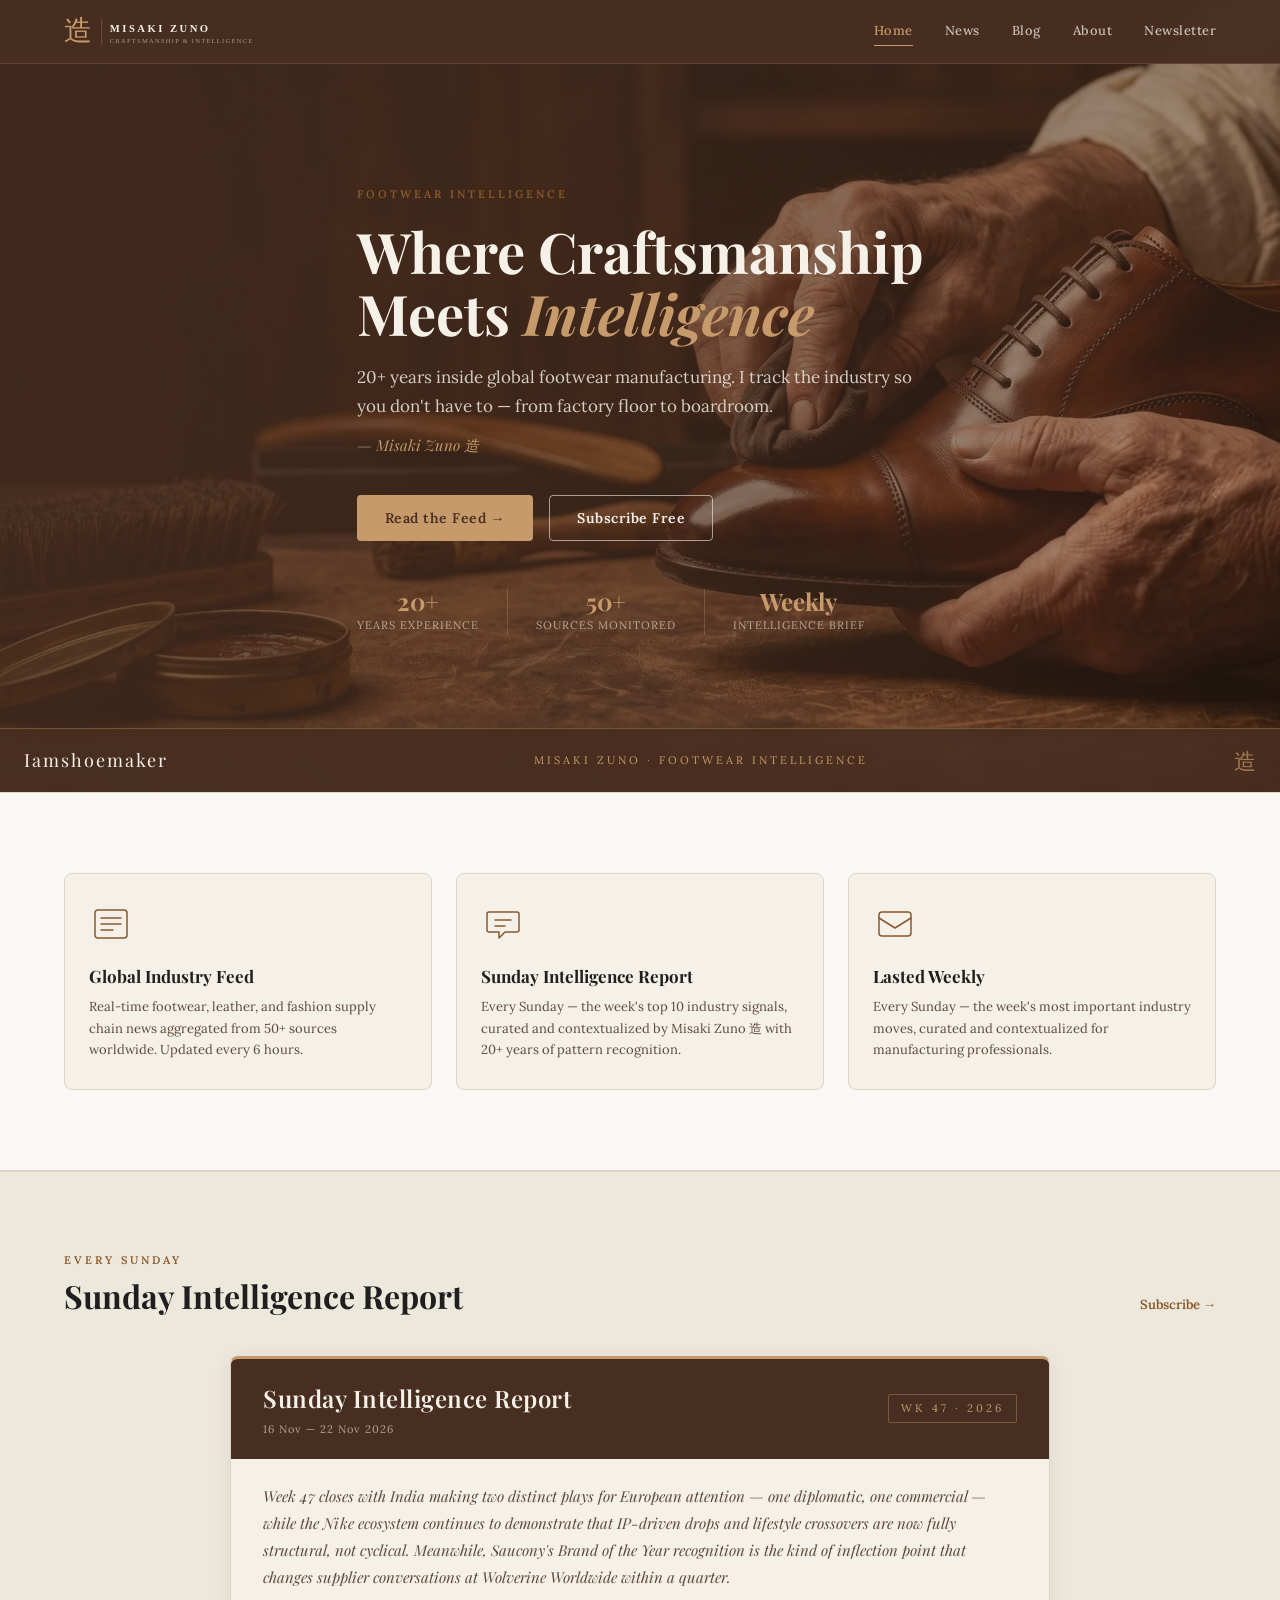
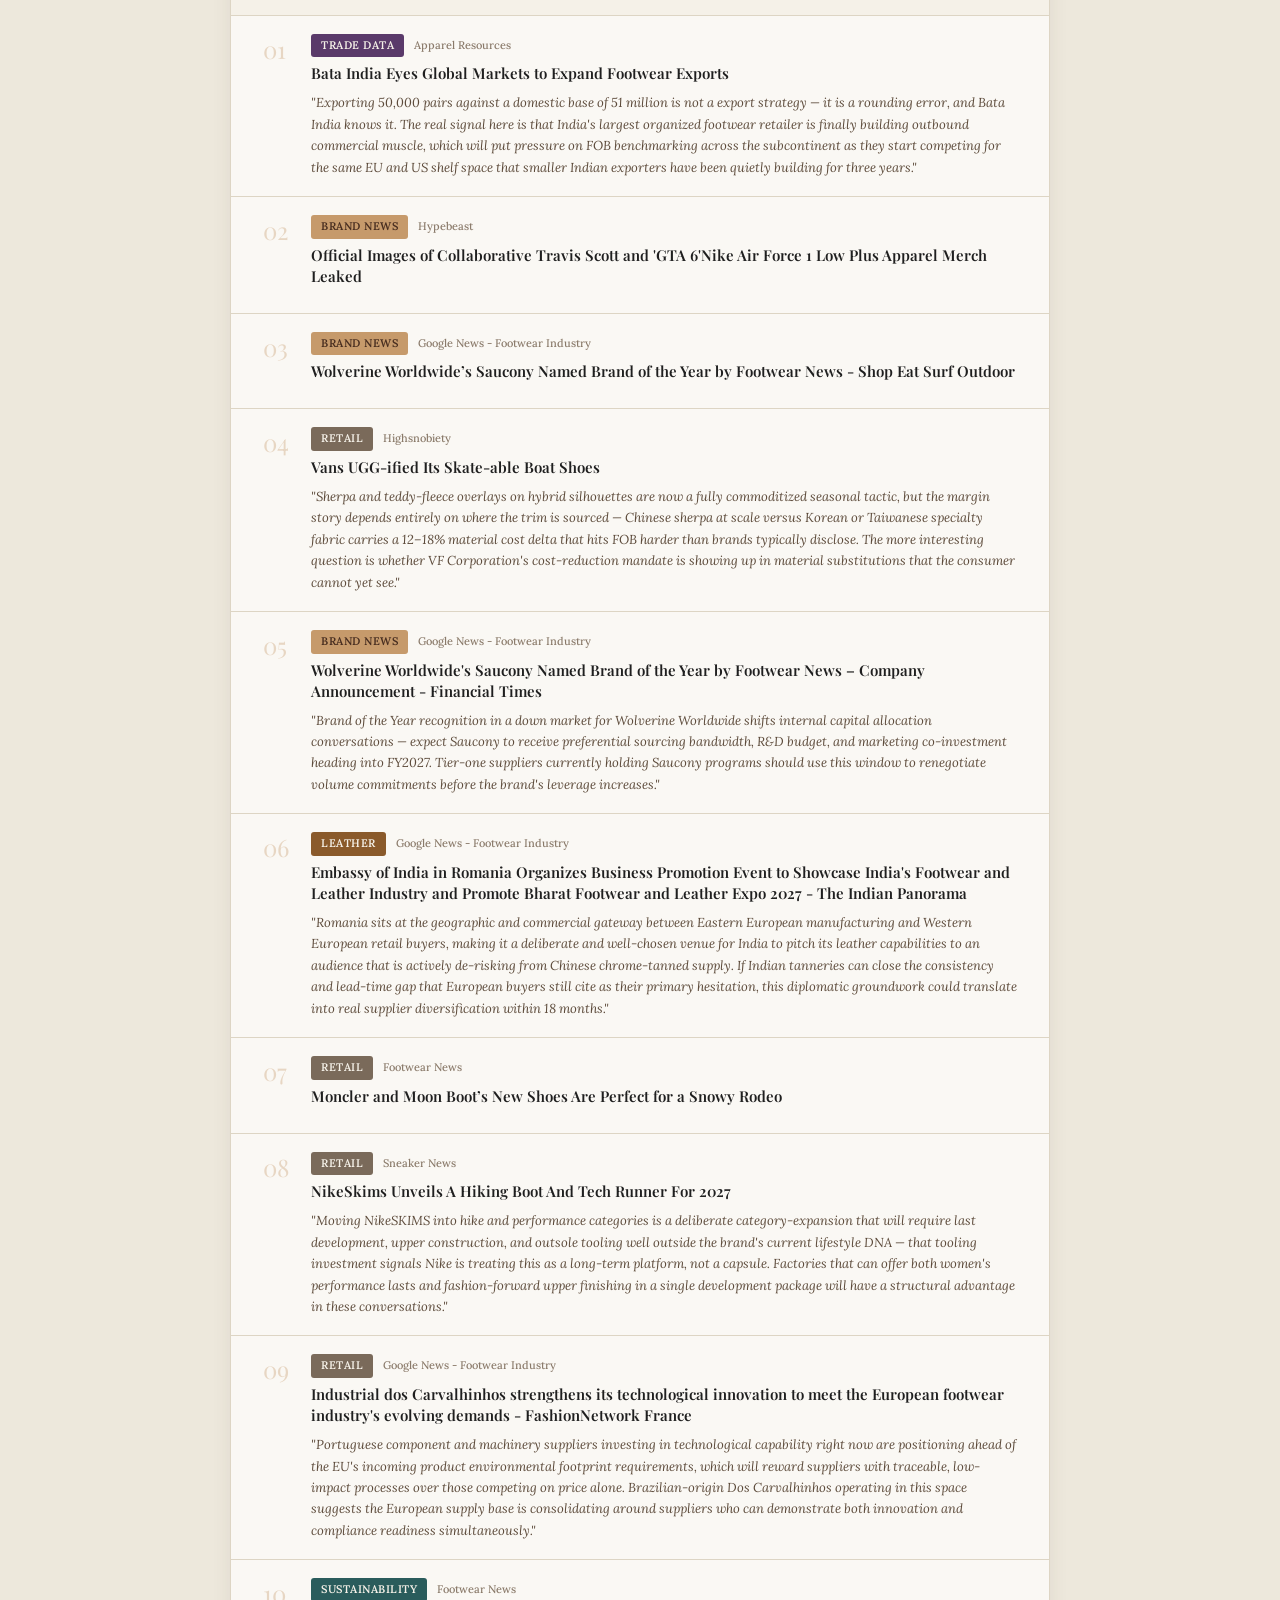
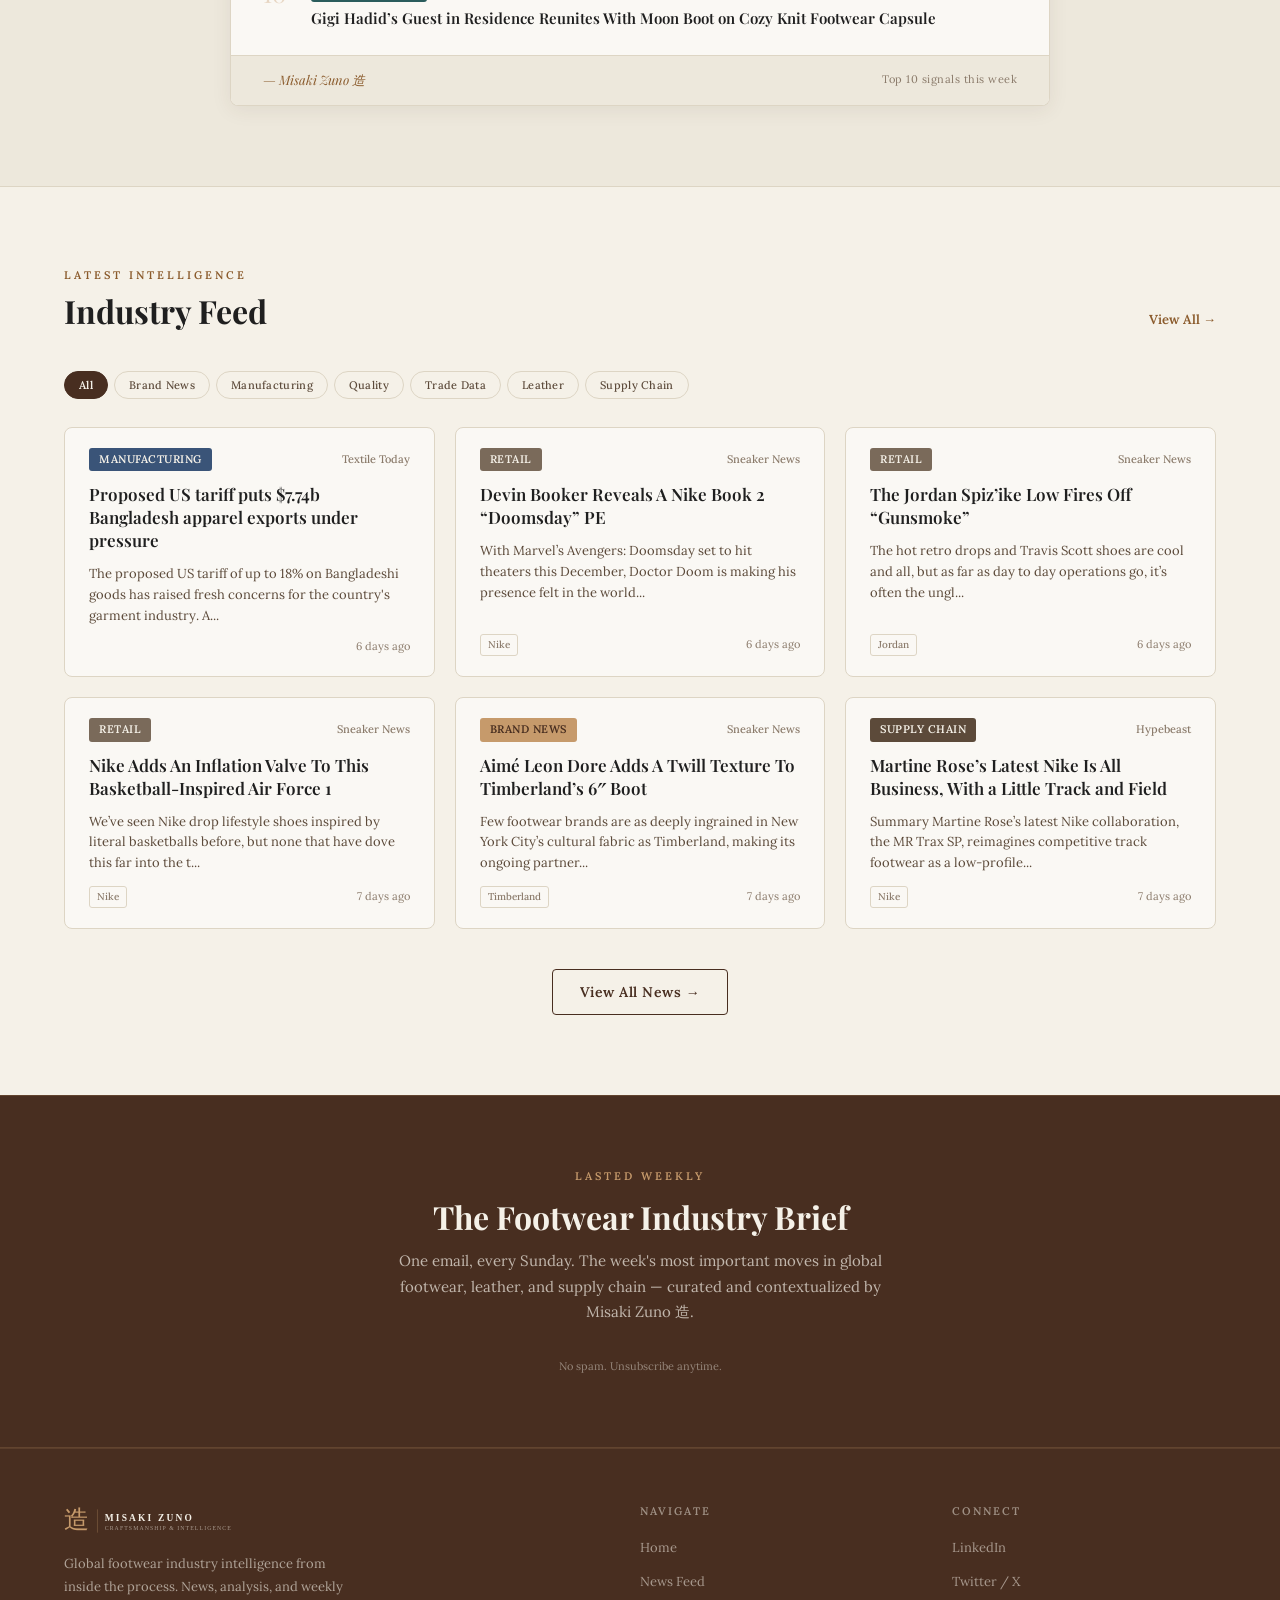
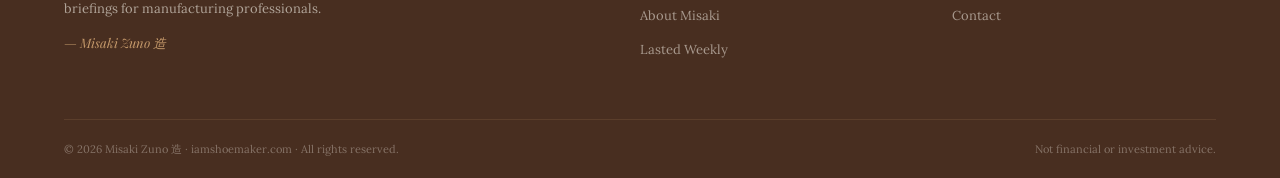
<file: index.html>
<!DOCTYPE html>
<html lang="en">
<head>
  <meta charset="UTF-8">
  <meta name="viewport" content="width=device-width, initial-scale=1.0">
  <title>Misaki Zuno 造 — Where Craftsmanship Meets Intelligence</title>
  <meta name="description" content="Global footwear industry intelligence from 20+ years inside manufacturing. News, analysis, and weekly briefings for footwear professionals.">
  <meta property="og:type" content="website">
  <meta property="og:url" content="https://iamshoemaker.com/">
  <meta property="og:title" content="Misaki Zuno 造 — Where Craftsmanship Meets Intelligence">
  <meta property="og:description" content="Global footwear industry intelligence from 20+ years inside manufacturing. News, analysis, and weekly briefings for footwear professionals.">
  <meta property="og:image" content="https://iamshoemaker.com/assets/og-image.png">
  <meta name="twitter:card" content="summary_large_image">
  <meta name="twitter:title" content="Misaki Zuno 造 — Where Craftsmanship Meets Intelligence">
  <meta name="twitter:description" content="Global footwear industry intelligence from 20+ years inside manufacturing.">
  <meta name="twitter:image" content="https://iamshoemaker.com/assets/og-image.png">
  <link rel="stylesheet" href="style.css">
</head>
<body>

  <!-- ── NAVIGATION ──────────────────────────────────────────────── -->
  <nav class="nav">
    <div class="nav-inner">
      <a href="index.html" class="nav-logo">
        <img src="assets/logo.svg" alt="Misaki Zuno 造" height="36">
      </a>
      <div class="nav-links">
        <a href="index.html">Home</a>
        <a href="news.html">News</a>
        <a href="blog.html">Blog</a>
        <a href="about.html">About</a>
        <a href="newsletter.html">Newsletter</a>
      </div>
      <button class="nav-hamburger" id="nav-hamburger" aria-label="Menu">
        <span></span><span></span><span></span>
      </button>
    </div>
  </nav>

  <!-- Mobile Menu -->
  <div class="mobile-menu" id="mobile-menu">
    <a href="index.html">Home</a>
    <a href="news.html">News</a>
    <a href="blog.html">Blog</a>
    <a href="about.html">About</a>
    <a href="newsletter.html">Newsletter</a>
  </div>

  <main>

    <!-- ── HERO ──────────────────────────────────────────────────── -->
    <section class="hero">
      <!-- Background photo -->
      <div class="hero-bg">
        <img src="assets/hero-bg-LS.webp" alt="" loading="eager">
      </div>
      <!-- Dark heritage overlay -->
      <div class="hero-overlay"></div>

      <div class="container">
        <div class="hero-content">
          <span class="eyebrow">Footwear Intelligence</span>
          <h1>Where Craftsmanship<br>Meets <span>Intelligence</span></h1>
          <p class="hero-subtitle">
            20+ years inside global footwear manufacturing. I track the industry
            so you don't have to — from factory floor to boardroom.
          </p>
          <p class="author-credit">— Misaki Zuno 造</p>
          <div class="hero-buttons">
            <a href="#news-feed" class="btn-primary">Read the Feed →</a>
            <a href="newsletter.html" class="btn-secondary">Subscribe Free</a>
          </div>
          <div class="hero-stats">
            <div class="stat-item">
              <span class="stat-value">20+</span>
              <span class="stat-label">Years Experience</span>
            </div>
            <div class="stat-item">
              <span class="stat-value">50+</span>
              <span class="stat-label">Sources Monitored</span>
            </div>
            <div class="stat-item">
              <span class="stat-value">Weekly</span>
              <span class="stat-label">Intelligence Brief</span>
            </div>
          </div>
        </div>
      </div>

      <!-- Bottom nameplate ribbon -->
      <div class="hero-ribbon">
        <span class="hero-ribbon-brand">Iamshoemaker</span>
        <span class="hero-ribbon-name">Misaki Zuno · Footwear Intelligence</span>
        <span class="hero-ribbon-kanji">造</span>
      </div>
    </section>

    <!-- ── FEATURES ───────────────────────────────────────────────── -->
    <section class="features section" id="features">
      <div class="container">
        <div class="features-grid">

          <div class="feature-card">
            <div class="feature-icon">
              <svg viewBox="0 0 44 44" fill="none" stroke="currentColor" stroke-width="1.5" stroke-linecap="round" stroke-linejoin="round">
                <rect x="6" y="8" width="32" height="28" rx="3"/>
                <line x1="12" y1="16" x2="32" y2="16"/>
                <line x1="12" y1="22" x2="32" y2="22"/>
                <line x1="12" y1="28" x2="24" y2="28"/>
              </svg>
            </div>
            <h3>Global Industry Feed</h3>
            <p>Real-time footwear, leather, and fashion supply chain news aggregated from 50+ sources worldwide. Updated every 6 hours.</p>
          </div>

          <div class="feature-card">
            <div class="feature-icon">
              <svg viewBox="0 0 44 44" fill="none" stroke="currentColor" stroke-width="1.5" stroke-linecap="round" stroke-linejoin="round">
                <path d="M8 10h28a2 2 0 0 1 2 2v16a2 2 0 0 1-2 2H24l-6 6v-6H8a2 2 0 0 1-2-2V12a2 2 0 0 1 2-2z"/>
                <line x1="14" y1="18" x2="30" y2="18"/>
                <line x1="14" y1="24" x2="24" y2="24"/>
              </svg>
            </div>
            <h3>Sunday Intelligence Report</h3>
            <p>Every Sunday — the week's top 10 industry signals, curated and contextualized by Misaki Zuno 造 with 20+ years of pattern recognition.</p>
          </div>

          <div class="feature-card">
            <div class="feature-icon">
              <svg viewBox="0 0 44 44" fill="none" stroke="currentColor" stroke-width="1.5" stroke-linecap="round" stroke-linejoin="round">
                <rect x="6" y="10" width="32" height="24" rx="3"/>
                <polyline points="6,16 22,26 38,16"/>
              </svg>
            </div>
            <h3>Lasted Weekly</h3>
            <p>Every Sunday — the week's most important industry moves, curated and contextualized for manufacturing professionals.</p>
          </div>

        </div>
      </div>
    </section>

    <!-- ── SUNDAY INTELLIGENCE REPORT ───────────────────────────── -->
    <section class="bulletin-section section" id="bulletin">
      <div class="container">

        <div class="section-header">
          <div class="section-header-left">
            <span class="section-label">Every Sunday</span>
            <h2>Sunday Intelligence Report</h2>
          </div>
          <div class="section-header-right">
            <a href="newsletter.html">Subscribe →</a>
          </div>
        </div>

        <div class="bulletin-wrapper" id="bulletin-container">
          <!-- Populated by app.js -->
          <div class="bulletin-empty">Loading this week's report...</div>
        </div>

      </div>
    </section>

    <!-- ── LIVE NEWS FEED ─────────────────────────────────────────── -->
    <section class="news-feed-section section" id="news-feed">
      <div class="container">

        <div class="section-header">
          <div class="section-header-left">
            <span class="section-label">Latest Intelligence</span>
            <h2>Industry Feed</h2>
          </div>
          <div class="section-header-right">
            <a href="news.html">View All →</a>
          </div>
        </div>

        <!-- Category Filter Tabs -->
        <div class="filter-tabs" id="home-filters" style="margin-bottom: 28px;">
          <button class="filter-tab active" data-category="All">All</button>
          <button class="filter-tab" data-category="Brand News">Brand News</button>
          <button class="filter-tab" data-category="Manufacturing">Manufacturing</button>
          <button class="filter-tab" data-category="Quality">Quality</button>
          <button class="filter-tab" data-category="Trade Data">Trade Data</button>
          <button class="filter-tab" data-category="Leather">Leather</button>
          <button class="filter-tab" data-category="Supply Chain">Supply Chain</button>
        </div>

        <div class="news-grid" id="home-feed-grid">
          <!-- Populated by app.js -->
        </div>

        <div class="btn-center">
          <a href="news.html" class="btn-secondary">View All News →</a>
        </div>

      </div>
    </section>

    <!-- ── NEWSLETTER STRIP ───────────────────────────────────────── -->
    <section class="newsletter-strip">
      <div class="container">
        <span class="eyebrow">Lasted Weekly</span>
        <h2>The Footwear Industry Brief</h2>
        <p class="subtitle">
          One email, every Sunday. The week's most important moves in global footwear,
          leather, and supply chain — curated and contextualized by Misaki Zuno 造.
        </p>
        <div class="ml-embedded" data-form="3tuiv8"></div>
        <p class="fine-print">No spam. Unsubscribe anytime.</p>
      </div>
    </section>

  </main>

  <!-- ── FOOTER ─────────────────────────────────────────────────── -->
  <footer class="footer">
    <div class="container">
      <div class="footer-grid">

        <div class="footer-brand">
          <img src="assets/logo.svg" alt="Misaki Zuno 造" class="footer-logo">
          <p>Global footwear industry intelligence from inside the process. News, analysis, and weekly briefings for manufacturing professionals.</p>
          <p class="footer-sig">— Misaki Zuno 造</p>
        </div>

        <div class="footer-col">
          <h4>Navigate</h4>
          <ul>
            <li><a href="index.html">Home</a></li>
            <li><a href="news.html">News Feed</a></li>
            <li><a href="about.html">About Misaki</a></li>
            <li><a href="newsletter.html">Lasted Weekly</a></li>
          </ul>
        </div>

        <div class="footer-col">
          <h4>Connect</h4>
          <ul>
            <li><a href="coming-soon.html">LinkedIn</a></li>
            <li><a href="coming-soon.html">Twitter / X</a></li>
            <li><a href="coming-soon.html">Contact</a></li>
          </ul>
        </div>

      </div>
      <div class="footer-bottom">
        <p>&copy; 2026 Misaki Zuno 造 · iamshoemaker.com · All rights reserved.</p>
        <p>Not financial or investment advice.</p>
      </div>
    </div>
  </footer>

  <script src="app.js"></script>
  <!-- MailerLite Universal -->
  <script>
    (function(w,d,e,u,f,l,n){w[f]=w[f]||function(){(w[f].q=w[f].q||[])
    .push(arguments);},l=d.createElement(e),l.async=1,l.src=u,
    n=d.getElementsByTagName(e)[0],n.parentNode.insertBefore(l,n);})
    (window,document,'script','https://assets.mailerlite.com/js/universal.js','ml');
    ml('account', '2277783');
  </script>
</body>
</html>
</file>
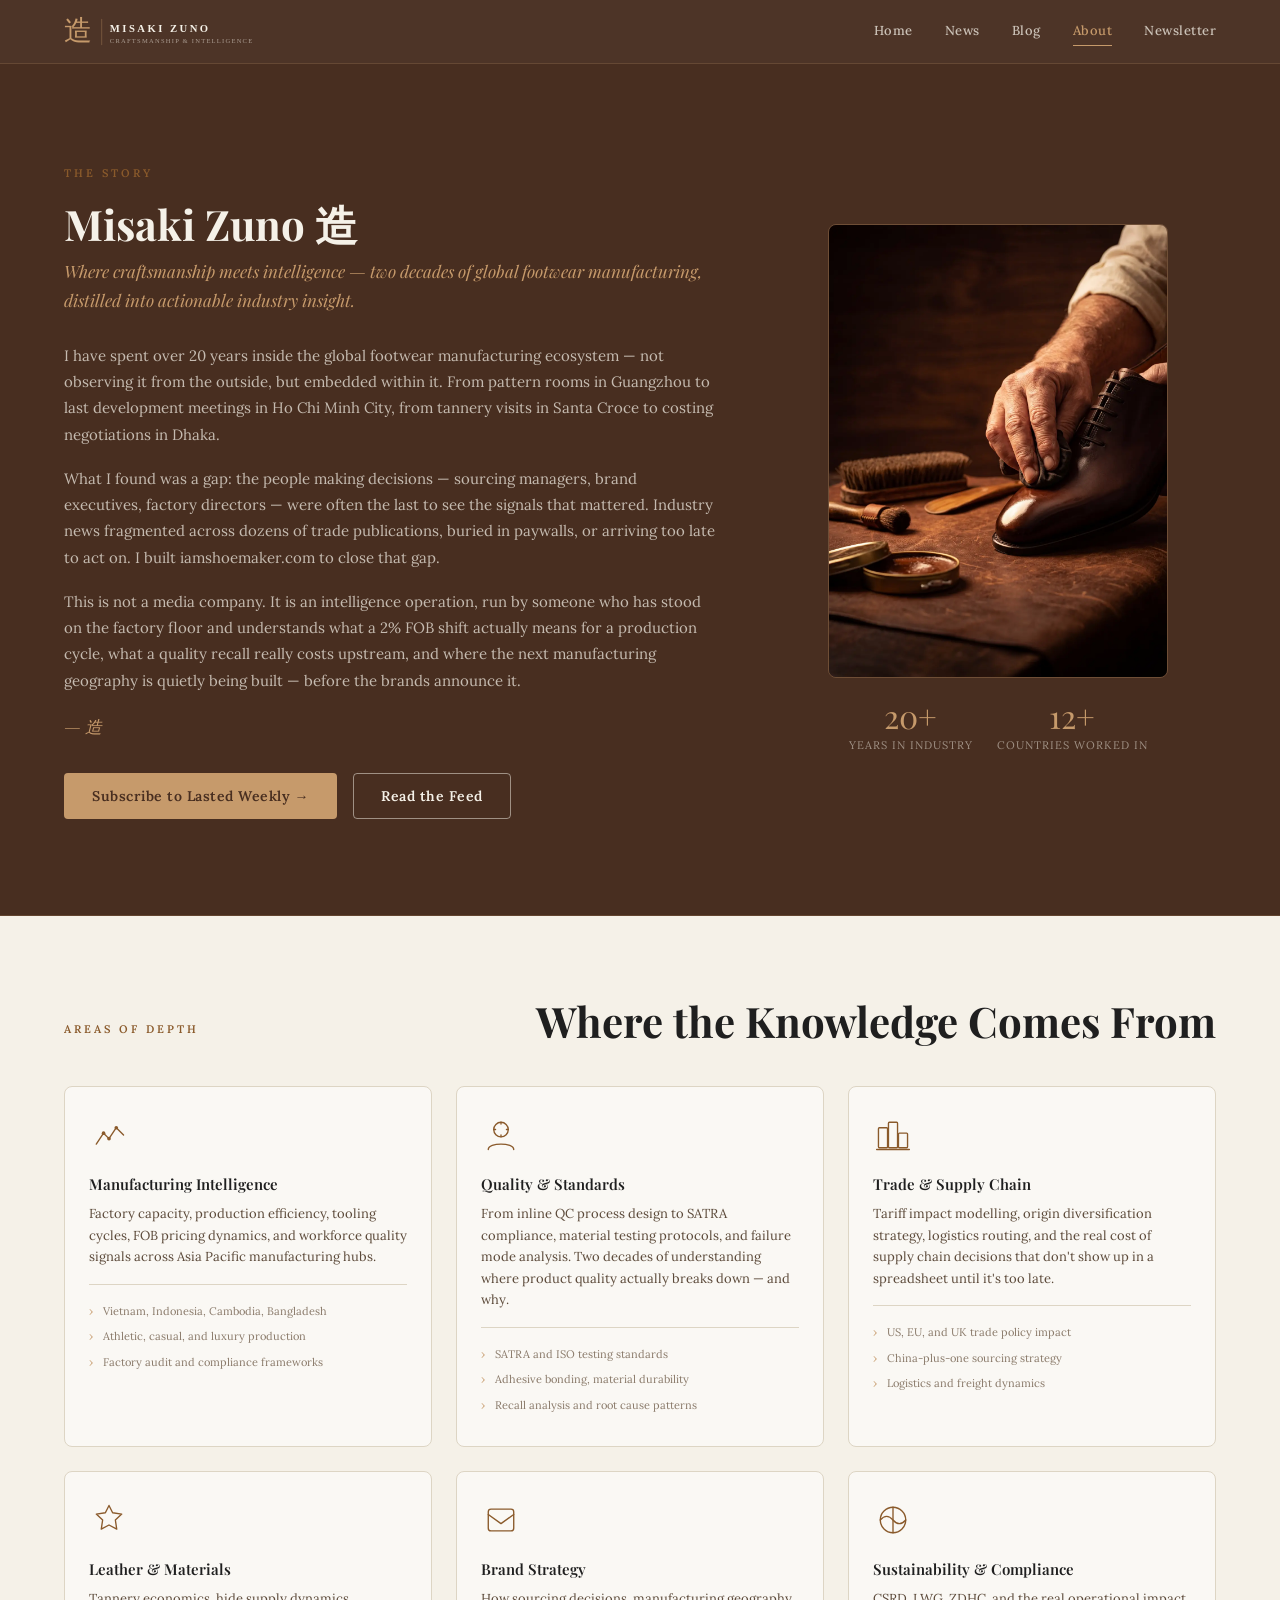
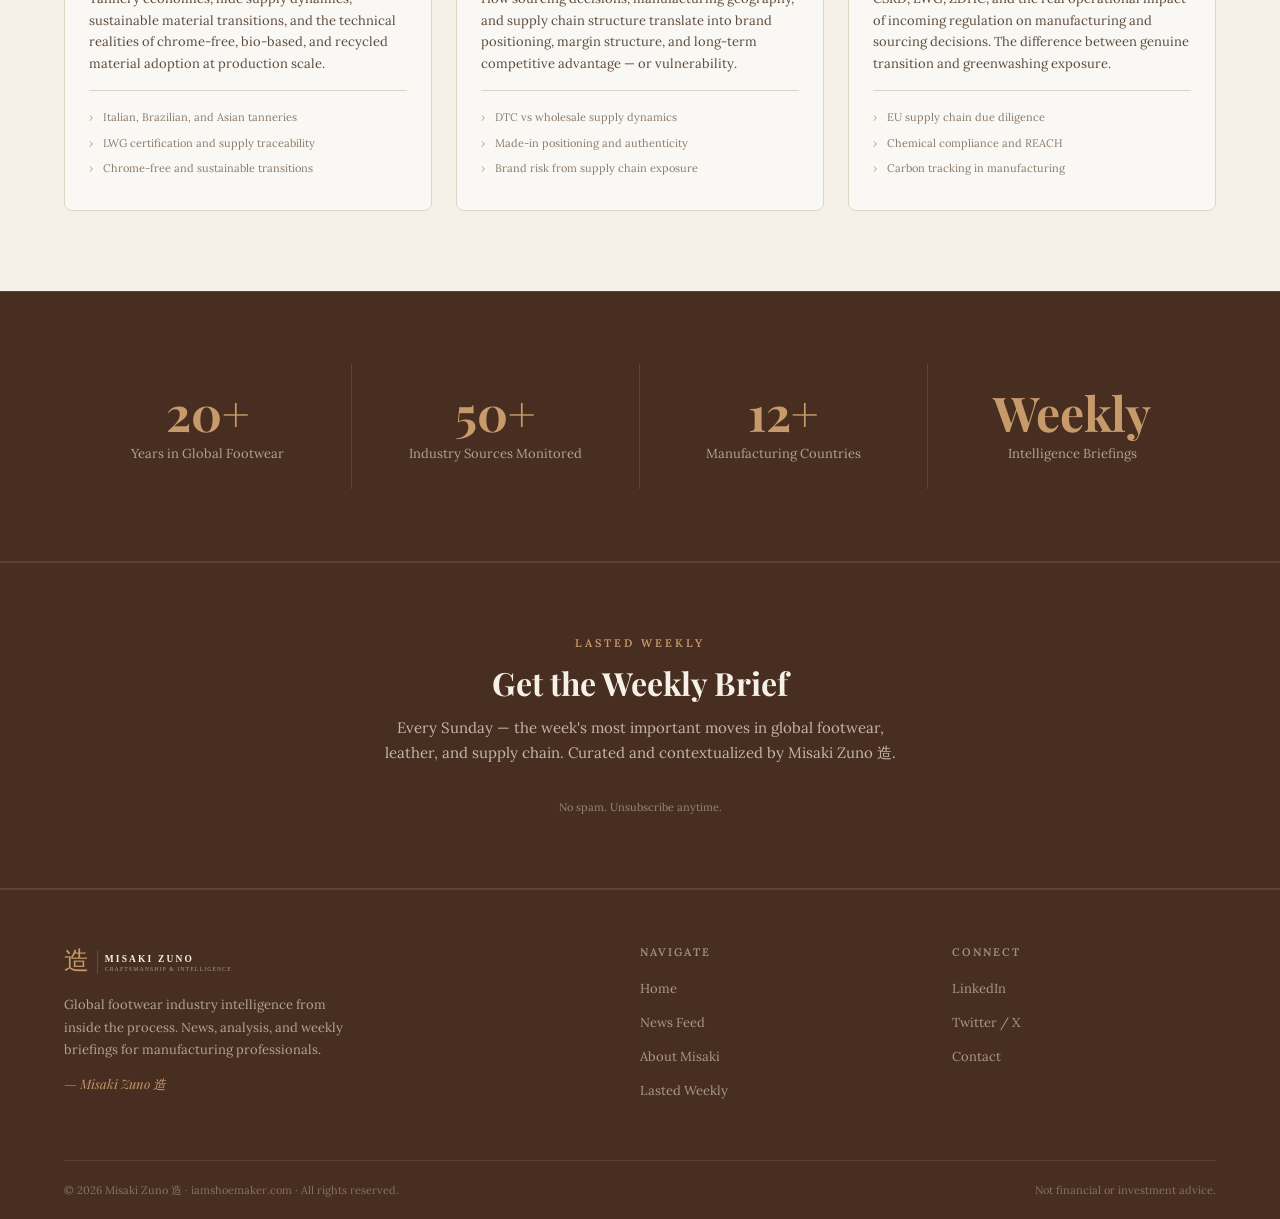
<file: about.html>
<!DOCTYPE html>
<html lang="en">
<head>
  <meta charset="UTF-8">
  <meta name="viewport" content="width=device-width, initial-scale=1.0">
  <title>About Misaki Zuno 造 — Where Craftsmanship Meets Intelligence</title>
  <meta name="description" content="20+ years inside global footwear manufacturing. From factory floor to industry intelligence. The story behind Misaki Zuno 造.">
  <meta property="og:type" content="website">
  <meta property="og:url" content="https://iamshoemaker.com/about.html">
  <meta property="og:title" content="About Misaki Zuno 造 — Footwear Industry Intelligence">
  <meta property="og:description" content="20+ years inside global footwear manufacturing. From factory floor to industry intelligence.">
  <meta property="og:image" content="https://iamshoemaker.com/assets/og-image.png">
  <meta name="twitter:card" content="summary_large_image">
  <meta name="twitter:title" content="About Misaki Zuno 造">
  <meta name="twitter:description" content="20+ years inside global footwear manufacturing. From factory floor to industry intelligence.">
  <meta name="twitter:image" content="https://iamshoemaker.com/assets/og-image.png">
  <link rel="stylesheet" href="style.css">
</head>
<body data-page="about">

  <nav class="nav">
    <div class="nav-inner">
      <a href="index.html" class="nav-logo">
        <img src="assets/logo.svg" alt="Misaki Zuno 造" height="36">
      </a>
      <div class="nav-links">
        <a href="index.html">Home</a>
        <a href="news.html">News</a>
        <a href="blog.html">Blog</a>
        <a href="about.html">About</a>
        <a href="newsletter.html">Newsletter</a>
      </div>
      <button class="nav-hamburger" id="nav-hamburger" aria-label="Menu">
        <span></span><span></span><span></span>
      </button>
    </div>
  </nav>

  <div class="mobile-menu" id="mobile-menu">
    <a href="index.html">Home</a>
    <a href="news.html">News</a>
    <a href="blog.html">Blog</a>
    <a href="about.html">About</a>
    <a href="newsletter.html">Newsletter</a>
  </div>

  <main>

    <!-- ── ABOUT HERO ────────────────────────────────────────────── -->
    <section class="about-hero">
      <div class="container">
        <div class="about-hero-grid">

          <div class="about-hero-left">
            <span class="eyebrow">The Story</span>
            <h1>Misaki Zuno 造</h1>
            <p class="about-subtitle">
              Where craftsmanship meets intelligence — two decades of global footwear manufacturing, distilled into actionable industry insight.
            </p>

            <div class="about-bio">
              <p>
                I have spent over 20 years inside the global footwear manufacturing ecosystem — not observing it from the outside, but embedded within it. From pattern rooms in Guangzhou to last development meetings in Ho Chi Minh City, from tannery visits in Santa Croce to costing negotiations in Dhaka.
              </p>
              <p>
                What I found was a gap: the people making decisions — sourcing managers, brand executives, factory directors — were often the last to see the signals that mattered. Industry news fragmented across dozens of trade publications, buried in paywalls, or arriving too late to act on. I built iamshoemaker.com to close that gap.
              </p>
              <p>
                This is not a media company. It is an intelligence operation, run by someone who has stood on the factory floor and understands what a 2% FOB shift actually means for a production cycle, what a quality recall really costs upstream, and where the next manufacturing geography is quietly being built — before the brands announce it.
              </p>
            </div>

            <p class="about-sig">— 造</p>

            <div class="about-buttons">
              <a href="newsletter.html" class="btn-primary">Subscribe to Lasted Weekly →</a>
              <a href="news.html" class="btn-secondary">Read the Feed</a>
            </div>
          </div>

          <div class="about-hero-right">
            <div class="profile-image">
              <img src="assets/craftsman-PT.webp" alt="Misaki Zuno 造 — Footwear craftsman" loading="lazy">
            </div>
            <div class="about-quick-stats">
              <div class="quick-stat">
                <span class="quick-stat-value">20+</span>
                <span class="quick-stat-label">Years in Industry</span>
              </div>
              <div class="quick-stat">
                <span class="quick-stat-value">12+</span>
                <span class="quick-stat-label">Countries Worked In</span>
              </div>
            </div>
          </div>

        </div>
      </div>
    </section>

    <!-- ── EXPERTISE SECTION ──────────────────────────────────────── -->
    <section class="expertise-section section">
      <div class="container">

        <div class="section-header centered">
          <span class="section-label">Areas of Depth</span>
          <h2>Where the Knowledge Comes From</h2>
        </div>

        <div class="expertise-grid">

          <div class="expertise-card">
            <div class="expertise-icon">
              <svg viewBox="0 0 44 44" fill="none" stroke="currentColor" stroke-width="1.5" stroke-linecap="round" stroke-linejoin="round">
                <path d="M8 32 L16 20 L22 26 L30 14 L38 22"/>
                <circle cx="16" cy="20" r="2" fill="currentColor" stroke="none"/>
                <circle cx="22" cy="26" r="2" fill="currentColor" stroke="none"/>
                <circle cx="30" cy="14" r="2" fill="currentColor" stroke="none"/>
              </svg>
            </div>
            <h3>Manufacturing Intelligence</h3>
            <p>Factory capacity, production efficiency, tooling cycles, FOB pricing dynamics, and workforce quality signals across Asia Pacific manufacturing hubs.</p>
            <ul class="expertise-list">
              <li>Vietnam, Indonesia, Cambodia, Bangladesh</li>
              <li>Athletic, casual, and luxury production</li>
              <li>Factory audit and compliance frameworks</li>
            </ul>
          </div>

          <div class="expertise-card">
            <div class="expertise-icon">
              <svg viewBox="0 0 44 44" fill="none" stroke="currentColor" stroke-width="1.5" stroke-linecap="round" stroke-linejoin="round">
                <circle cx="22" cy="16" r="8"/>
                <path d="M8 38 C8 30 36 30 36 38"/>
                <line x1="22" y1="8" x2="22" y2="10"/>
                <line x1="22" y1="22" x2="22" y2="24"/>
                <line x1="14" y1="16" x2="16" y2="16"/>
                <line x1="28" y1="16" x2="30" y2="16"/>
              </svg>
            </div>
            <h3>Quality &amp; Standards</h3>
            <p>From inline QC process design to SATRA compliance, material testing protocols, and failure mode analysis. Two decades of understanding where product quality actually breaks down — and why.</p>
            <ul class="expertise-list">
              <li>SATRA and ISO testing standards</li>
              <li>Adhesive bonding, material durability</li>
              <li>Recall analysis and root cause patterns</li>
            </ul>
          </div>

          <div class="expertise-card">
            <div class="expertise-icon">
              <svg viewBox="0 0 44 44" fill="none" stroke="currentColor" stroke-width="1.5" stroke-linecap="round" stroke-linejoin="round">
                <rect x="6" y="14" width="10" height="22" rx="1"/>
                <rect x="17" y="8" width="10" height="28" rx="1"/>
                <rect x="28" y="20" width="10" height="16" rx="1"/>
                <line x1="4" y1="38" x2="40" y2="38"/>
              </svg>
            </div>
            <h3>Trade &amp; Supply Chain</h3>
            <p>Tariff impact modelling, origin diversification strategy, logistics routing, and the real cost of supply chain decisions that don't show up in a spreadsheet until it's too late.</p>
            <ul class="expertise-list">
              <li>US, EU, and UK trade policy impact</li>
              <li>China-plus-one sourcing strategy</li>
              <li>Logistics and freight dynamics</li>
            </ul>
          </div>

          <div class="expertise-card">
            <div class="expertise-icon">
              <svg viewBox="0 0 44 44" fill="none" stroke="currentColor" stroke-width="1.5" stroke-linecap="round" stroke-linejoin="round">
                <path d="M22 6 L26 14 L36 15.5 L29 22 L30.5 32 L22 27.5 L13.5 32 L15 22 L8 15.5 L18 14 Z"/>
              </svg>
            </div>
            <h3>Leather &amp; Materials</h3>
            <p>Tannery economics, hide supply dynamics, sustainable material transitions, and the technical realities of chrome-free, bio-based, and recycled material adoption at production scale.</p>
            <ul class="expertise-list">
              <li>Italian, Brazilian, and Asian tanneries</li>
              <li>LWG certification and supply traceability</li>
              <li>Chrome-free and sustainable transitions</li>
            </ul>
          </div>

          <div class="expertise-card">
            <div class="expertise-icon">
              <svg viewBox="0 0 44 44" fill="none" stroke="currentColor" stroke-width="1.5" stroke-linecap="round" stroke-linejoin="round">
                <rect x="8" y="10" width="28" height="24" rx="3"/>
                <polyline points="8,16 22,26 36,16"/>
              </svg>
            </div>
            <h3>Brand Strategy</h3>
            <p>How sourcing decisions, manufacturing geography, and supply chain structure translate into brand positioning, margin structure, and long-term competitive advantage — or vulnerability.</p>
            <ul class="expertise-list">
              <li>DTC vs wholesale supply dynamics</li>
              <li>Made-in positioning and authenticity</li>
              <li>Brand risk from supply chain exposure</li>
            </ul>
          </div>

          <div class="expertise-card">
            <div class="expertise-icon">
              <svg viewBox="0 0 44 44" fill="none" stroke="currentColor" stroke-width="1.5" stroke-linecap="round" stroke-linejoin="round">
                <circle cx="22" cy="22" r="14"/>
                <line x1="22" y1="8" x2="22" y2="36"/>
                <path d="M8 22 Q15 14 22 22 Q29 30 36 22"/>
              </svg>
            </div>
            <h3>Sustainability &amp; Compliance</h3>
            <p>CSRD, LWG, ZDHC, and the real operational impact of incoming regulation on manufacturing and sourcing decisions. The difference between genuine transition and greenwashing exposure.</p>
            <ul class="expertise-list">
              <li>EU supply chain due diligence</li>
              <li>Chemical compliance and REACH</li>
              <li>Carbon tracking in manufacturing</li>
            </ul>
          </div>

        </div>
      </div>
    </section>

    <!-- ── NUMBERS SECTION ───────────────────────────────────────── -->
    <section class="numbers-section">
      <div class="container">
        <div class="numbers-grid">
          <div class="number-item">
            <span class="number-value">20+</span>
            <span class="number-label">Years in Global Footwear</span>
          </div>
          <div class="number-item">
            <span class="number-value">50+</span>
            <span class="number-label">Industry Sources Monitored</span>
          </div>
          <div class="number-item">
            <span class="number-value">12+</span>
            <span class="number-label">Manufacturing Countries</span>
          </div>
          <div class="number-item">
            <span class="number-value">Weekly</span>
            <span class="number-label">Intelligence Briefings</span>
          </div>
        </div>
      </div>
    </section>

    <!-- ── NEWSLETTER CTA ────────────────────────────────────────── -->
    <section class="newsletter-strip">
      <div class="container">
        <span class="eyebrow">Lasted Weekly</span>
        <h2>Get the Weekly Brief</h2>
        <p class="subtitle">
          Every Sunday — the week's most important moves in global footwear, leather, and supply chain. Curated and contextualized by Misaki Zuno 造.
        </p>
        <div class="ml-embedded" data-form="3tuiv8"></div>
        <p class="fine-print">No spam. Unsubscribe anytime.</p>
      </div>
    </section>

  </main>

  <footer class="footer">
    <div class="container">
      <div class="footer-grid">
        <div class="footer-brand">
          <img src="assets/logo.svg" alt="Misaki Zuno 造" class="footer-logo">
          <p>Global footwear industry intelligence from inside the process. News, analysis, and weekly briefings for manufacturing professionals.</p>
          <p class="footer-sig">— Misaki Zuno 造</p>
        </div>
        <div class="footer-col">
          <h4>Navigate</h4>
          <ul>
            <li><a href="index.html">Home</a></li>
            <li><a href="news.html">News Feed</a></li>
            <li><a href="about.html">About Misaki</a></li>
            <li><a href="newsletter.html">Lasted Weekly</a></li>
          </ul>
        </div>
        <div class="footer-col">
          <h4>Connect</h4>
          <ul>
            <li><a href="coming-soon.html">LinkedIn</a></li>
            <li><a href="coming-soon.html">Twitter / X</a></li>
            <li><a href="coming-soon.html">Contact</a></li>
          </ul>
        </div>
      </div>
      <div class="footer-bottom">
        <p>&copy; 2026 Misaki Zuno 造 · iamshoemaker.com · All rights reserved.</p>
        <p>Not financial or investment advice.</p>
      </div>
    </div>
  </footer>

  <script src="app.js"></script>
  <!-- MailerLite Universal -->
  <script>
    (function(w,d,e,u,f,l,n){w[f]=w[f]||function(){(w[f].q=w[f].q||[])
    .push(arguments);},l=d.createElement(e),l.async=1,l.src=u,
    n=d.getElementsByTagName(e)[0],n.parentNode.insertBefore(l,n);})
    (window,document,'script','https://assets.mailerlite.com/js/universal.js','ml');
    ml('account', '2277783');
  </script>
</body>
</html>
</file>
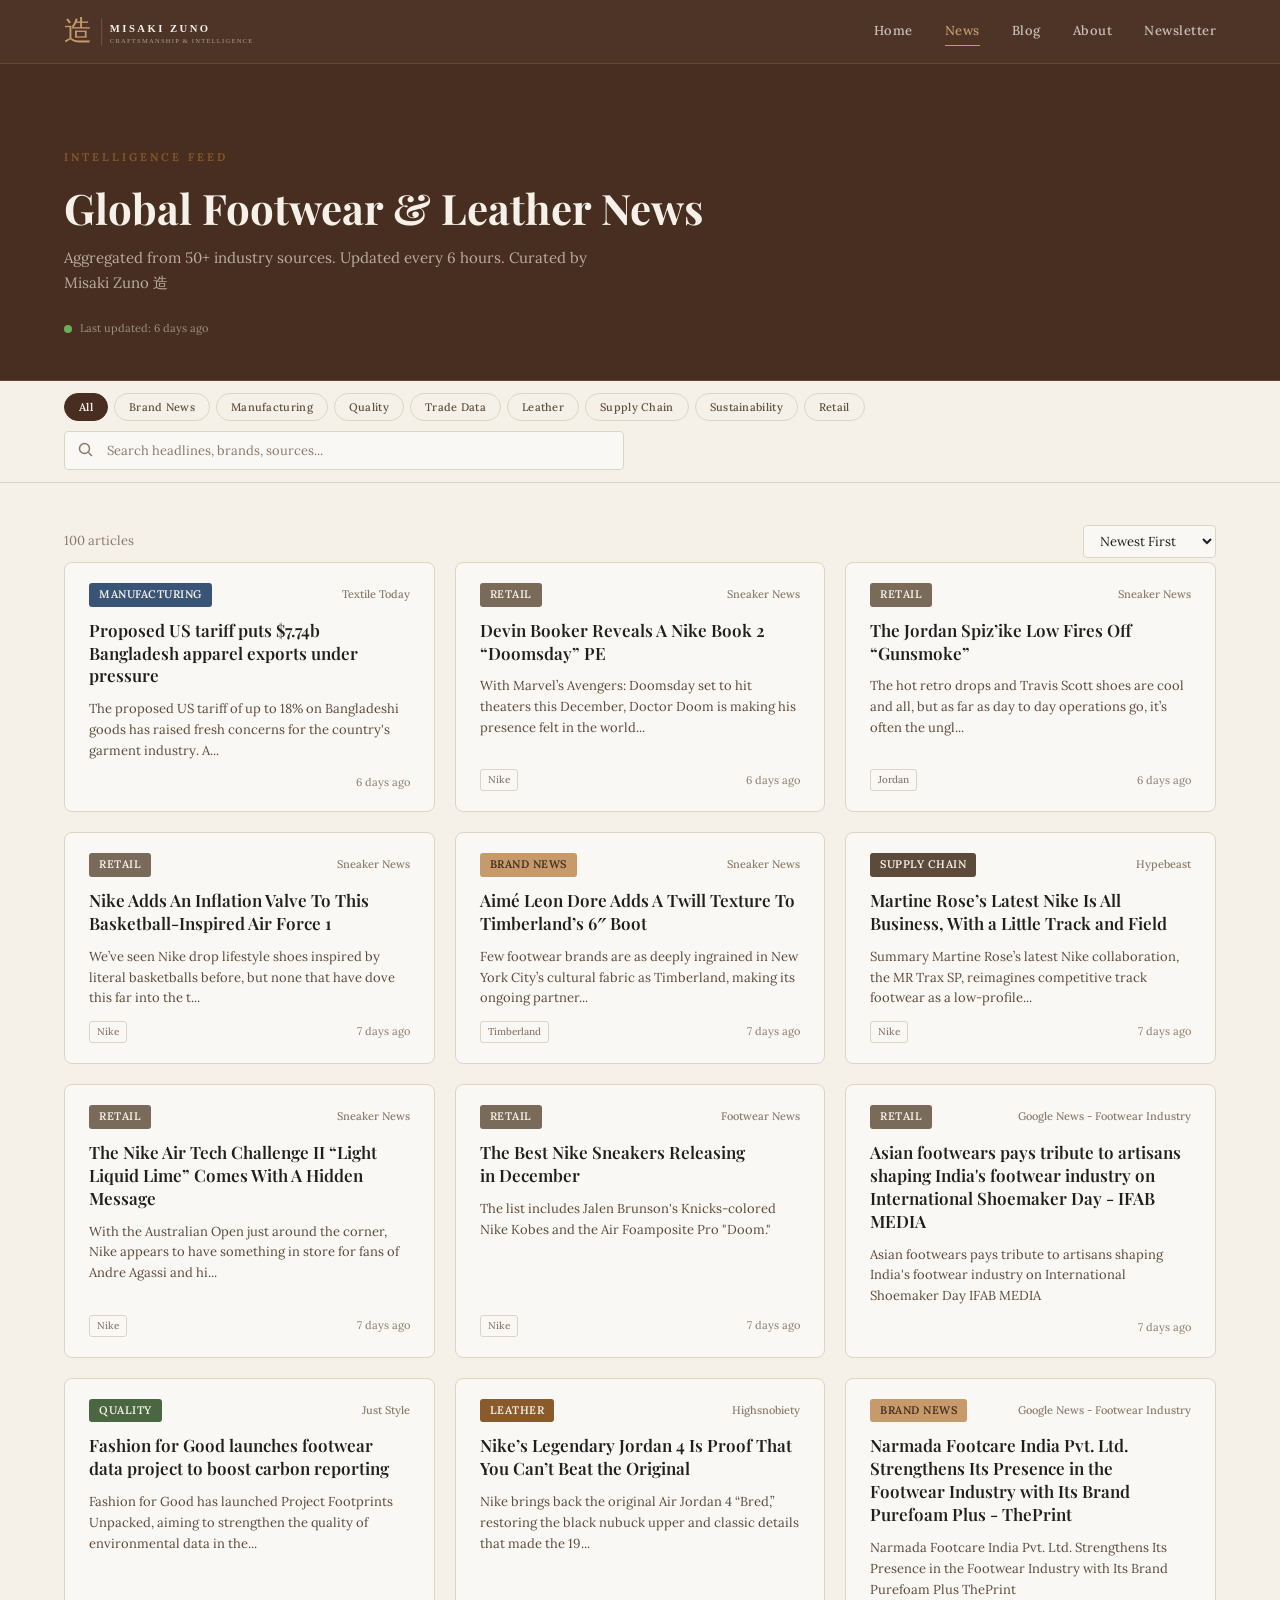
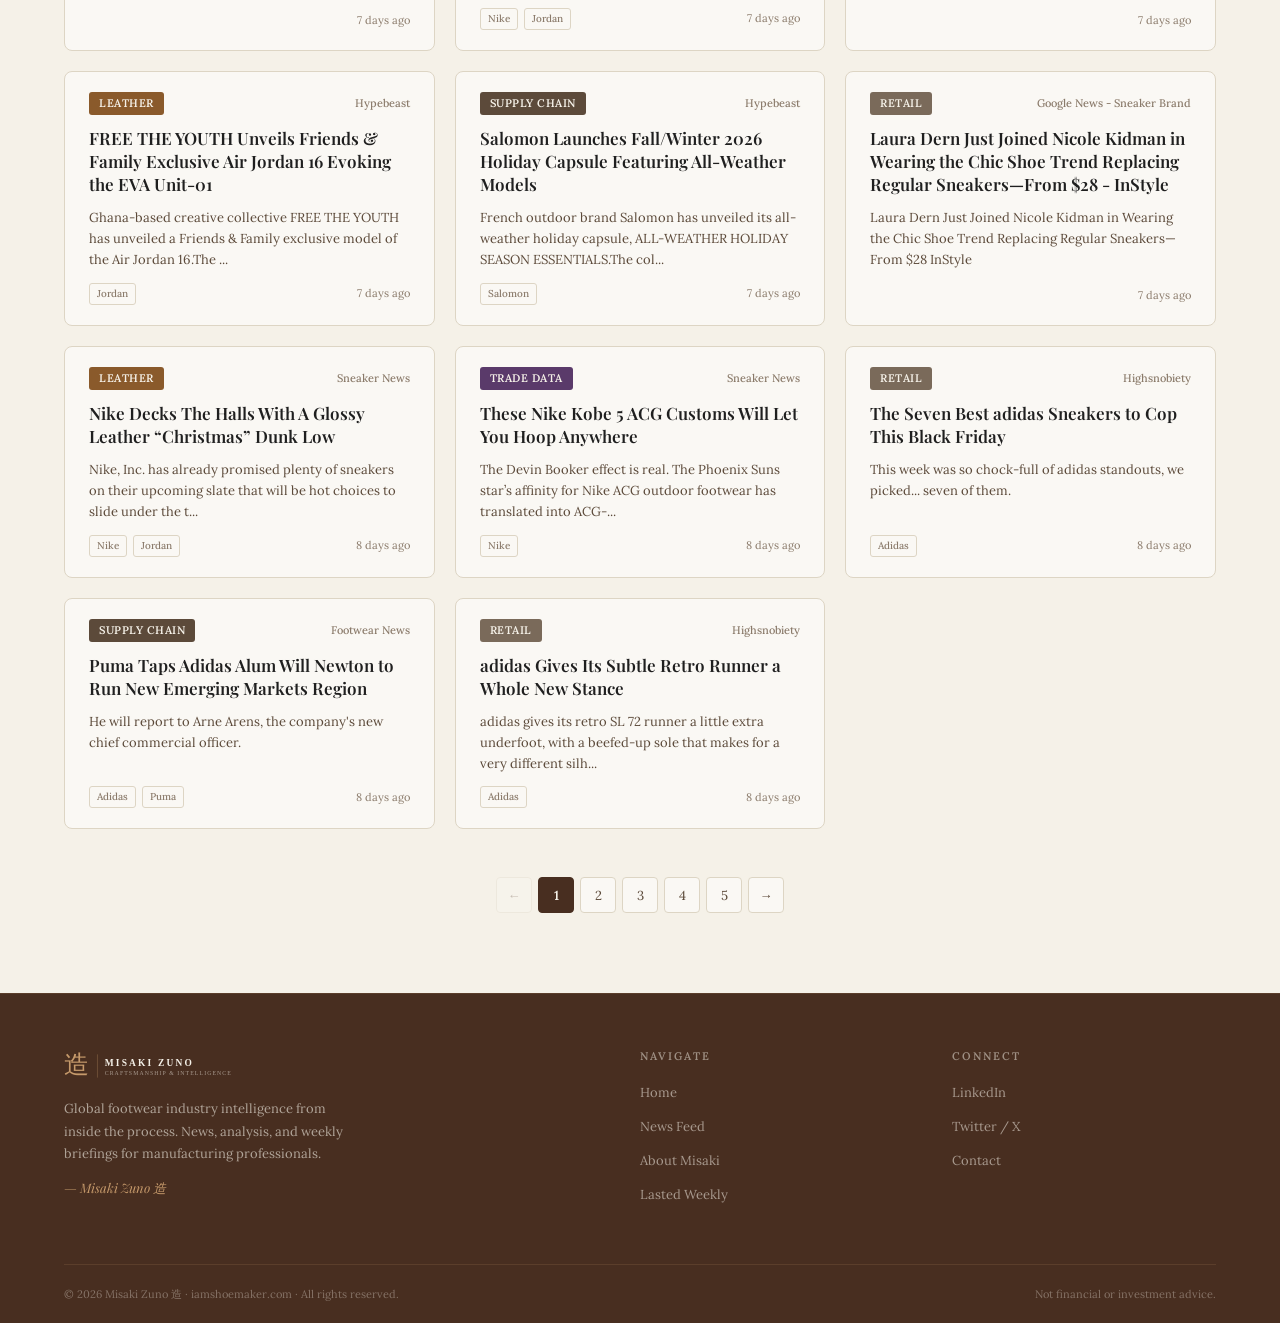
<file: article.html>
<!DOCTYPE html>
<html lang="en">
<head>
  <meta charset="UTF-8">
  <meta name="viewport" content="width=device-width, initial-scale=1.0">
  <title>Loading... — Misaki Zuno 造</title>
  <meta name="description" content="Footwear industry intelligence from Misaki Zuno 造">
  <link rel="stylesheet" href="style.css">
</head>
<body data-page="article">

  <nav class="nav">
    <div class="nav-inner">
      <a href="index.html" class="nav-logo">
        <img src="assets/logo.svg" alt="Misaki Zuno 造" height="36">
      </a>
      <div class="nav-links">
        <a href="index.html">Home</a>
        <a href="news.html">News</a>
        <a href="blog.html">Blog</a>
        <a href="about.html">About</a>
        <a href="newsletter.html">Newsletter</a>
      </div>
      <button class="nav-hamburger" id="nav-hamburger" aria-label="Menu">
        <span></span><span></span><span></span>
      </button>
    </div>
  </nav>

  <div class="mobile-menu" id="mobile-menu">
    <a href="index.html">Home</a>
    <a href="news.html">News</a>
    <a href="blog.html">Blog</a>
    <a href="about.html">About</a>
    <a href="newsletter.html">Newsletter</a>
  </div>

  <main class="article-page">
    <div class="container">
      <div class="article-container">
        <div id="article-body">
          <div class="skeleton-badge skeleton" style="width:100px;height:22px;margin-bottom:20px;"></div>
          <div class="skeleton skeleton-title" style="height:32px;margin-bottom:12px;"></div>
          <div class="skeleton skeleton-title" style="height:32px;width:70%;margin-bottom:32px;"></div>
          <div class="skeleton skeleton-text" style="height:16px;margin-bottom:10px;"></div>
          <div class="skeleton skeleton-text" style="height:16px;margin-bottom:10px;"></div>
          <div class="skeleton skeleton-text" style="height:16px;width:80%;"></div>
        </div>
      </div>
    </div>
  </main>

  <footer class="footer">
    <div class="container">
      <div class="footer-grid">
        <div class="footer-brand">
          <img src="assets/logo.svg" alt="Misaki Zuno 造" class="footer-logo">
          <p>Global footwear industry intelligence from inside the process. News, analysis, and weekly briefings for manufacturing professionals.</p>
          <p class="footer-sig">— Misaki Zuno 造</p>
        </div>
        <div class="footer-col">
          <h4>Navigate</h4>
          <ul>
            <li><a href="index.html">Home</a></li>
            <li><a href="news.html">News Feed</a></li>
            <li><a href="about.html">About Misaki</a></li>
            <li><a href="newsletter.html">Lasted Weekly</a></li>
          </ul>
        </div>
        <div class="footer-col">
          <h4>Connect</h4>
          <ul>
            <li><a href="coming-soon.html">LinkedIn</a></li>
            <li><a href="coming-soon.html">Twitter / X</a></li>
            <li><a href="coming-soon.html">Contact</a></li>
          </ul>
        </div>
      </div>
      <div class="footer-bottom">
        <p>&copy; 2026 Misaki Zuno 造 · iamshoemaker.com · All rights reserved.</p>
        <p>Not financial or investment advice.</p>
      </div>
    </div>
  </footer>

  <script src="app.js"></script>
</body>
</html>
</file>
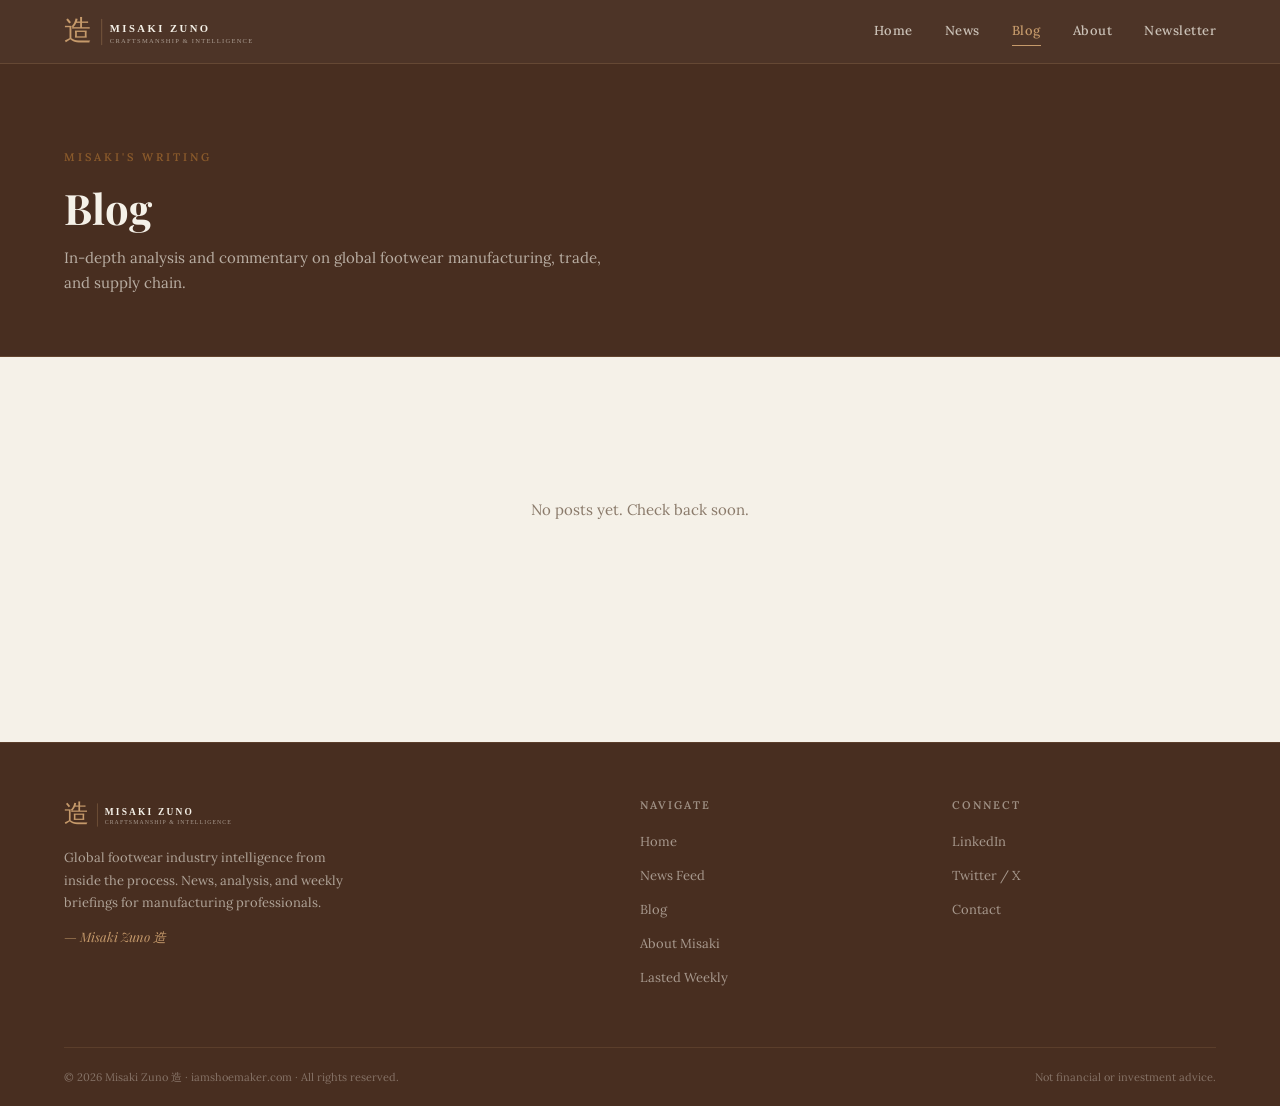
<file: blog-post.html>
<!DOCTYPE html>
<html lang="en">
<head>
  <meta charset="UTF-8">
  <meta name="viewport" content="width=device-width, initial-scale=1.0">
  <title>Blog — Misaki Zuno 造</title>
  <meta name="description" content="In-depth analysis from Misaki Zuno 造.">
  <meta property="og:type" content="article">
  <meta property="og:image" content="https://iamshoemaker.com/assets/og-image.png">
  <meta name="twitter:card" content="summary_large_image">
  <link rel="stylesheet" href="style.css">
</head>
<body data-page="blog-post">

  <nav class="nav">
    <div class="nav-inner">
      <a href="index.html" class="nav-logo">
        <img src="assets/logo.svg" alt="Misaki Zuno 造" height="36">
      </a>
      <div class="nav-links">
        <a href="index.html">Home</a>
        <a href="news.html">News</a>
        <a href="blog.html">Blog</a>
        <a href="about.html">About</a>
        <a href="newsletter.html">Newsletter</a>
      </div>
      <button class="nav-hamburger" id="nav-hamburger" aria-label="Menu">
        <span></span><span></span><span></span>
      </button>
    </div>
  </nav>

  <div class="mobile-menu" id="mobile-menu">
    <a href="index.html">Home</a>
    <a href="news.html">News</a>
    <a href="blog.html">Blog</a>
    <a href="about.html">About</a>
    <a href="newsletter.html">Newsletter</a>
  </div>

  <main>
    <div class="blog-post-page" id="blog-post-body">
      <div class="container">
        <div class="article-page">
          <div class="article-container">
            <div class="skeleton-title skeleton" style="height:18px;width:120px;margin-bottom:24px;"></div>
            <div class="skeleton-title skeleton" style="height:36px;margin-bottom:12px;"></div>
            <div class="skeleton-title skeleton" style="height:36px;width:70%;margin-bottom:32px;"></div>
            <div class="skeleton-text skeleton"></div>
            <div class="skeleton-text skeleton"></div>
            <div class="skeleton-text skeleton"></div>
          </div>
        </div>
      </div>
    </div>
  </main>

  <footer class="footer">
    <div class="container">
      <div class="footer-grid">
        <div class="footer-brand">
          <img src="assets/logo.svg" alt="Misaki Zuno 造" class="footer-logo">
          <p>Global footwear industry intelligence from inside the process. News, analysis, and weekly briefings for manufacturing professionals.</p>
          <p class="footer-sig">— Misaki Zuno 造</p>
        </div>
        <div class="footer-col">
          <h4>Navigate</h4>
          <ul>
            <li><a href="index.html">Home</a></li>
            <li><a href="news.html">News Feed</a></li>
            <li><a href="blog.html">Blog</a></li>
            <li><a href="about.html">About Misaki</a></li>
            <li><a href="newsletter.html">Lasted Weekly</a></li>
          </ul>
        </div>
        <div class="footer-col">
          <h4>Connect</h4>
          <ul>
            <li><a href="coming-soon.html">LinkedIn</a></li>
            <li><a href="coming-soon.html">Twitter / X</a></li>
            <li><a href="coming-soon.html">Contact</a></li>
          </ul>
        </div>
      </div>
      <div class="footer-bottom">
        <p>&copy; 2026 Misaki Zuno 造 · iamshoemaker.com · All rights reserved.</p>
        <p>Not financial or investment advice.</p>
      </div>
    </div>
  </footer>

  <script src="app.js"></script>
</body>
</html>
</file>
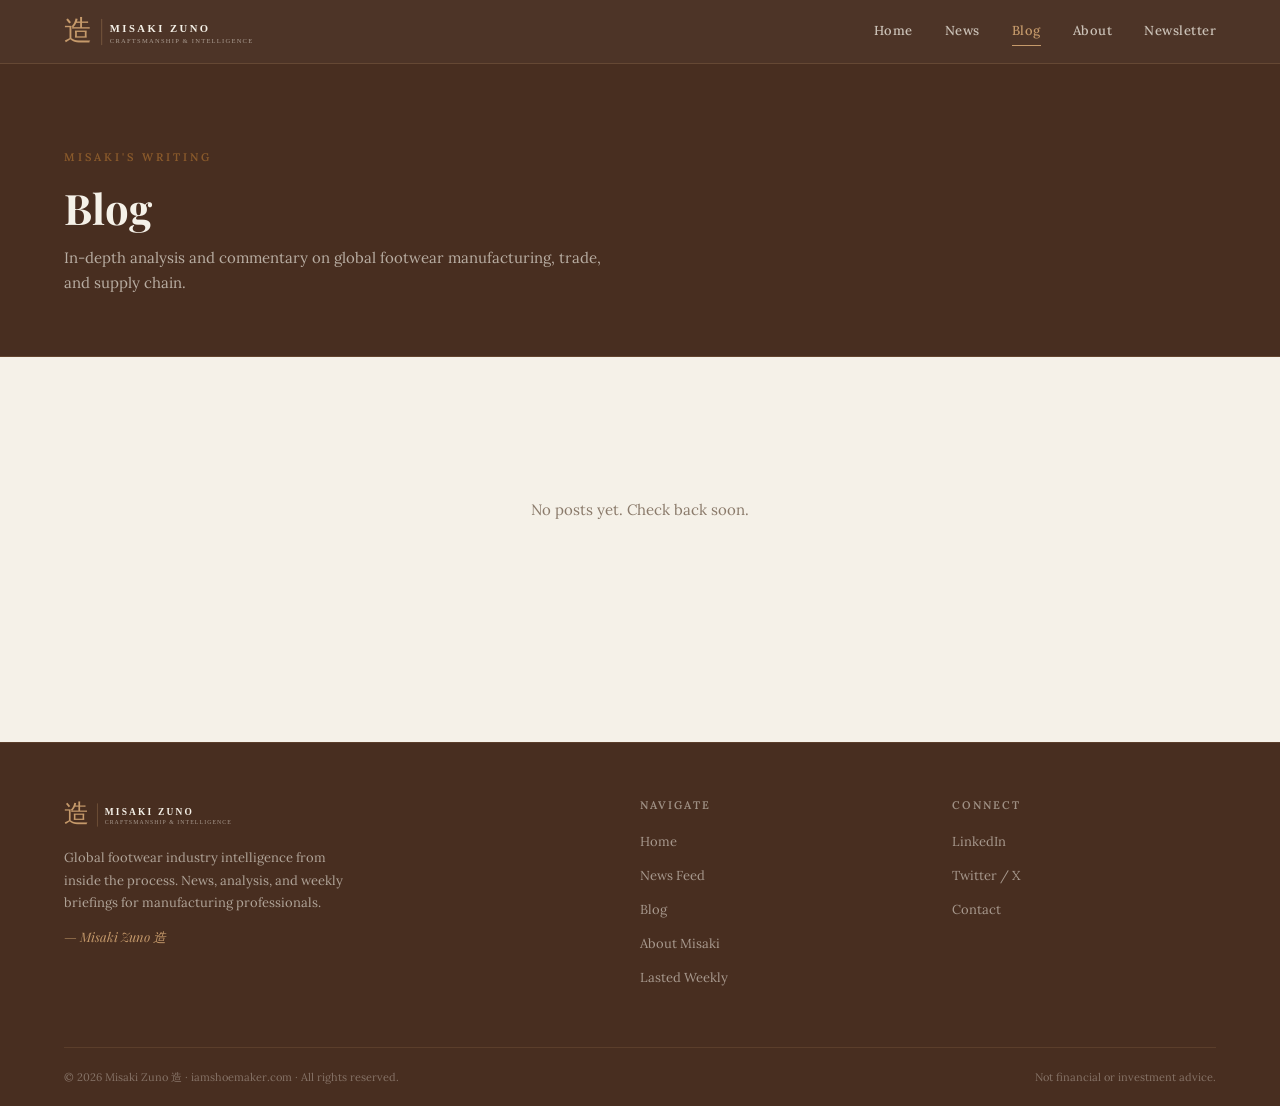
<file: blog.html>
<!DOCTYPE html>
<html lang="en">
<head>
  <meta charset="UTF-8">
  <meta name="viewport" content="width=device-width, initial-scale=1.0">
  <title>Blog — Misaki Zuno 造</title>
  <meta name="description" content="In-depth analysis and commentary on global footwear manufacturing, trade, and supply chain from Misaki Zuno 造.">
  <meta property="og:type" content="website">
  <meta property="og:url" content="https://iamshoemaker.com/blog.html">
  <meta property="og:title" content="Blog — Misaki Zuno 造">
  <meta property="og:description" content="In-depth analysis and commentary on global footwear manufacturing, trade, and supply chain.">
  <meta property="og:image" content="https://iamshoemaker.com/assets/og-image.png">
  <meta name="twitter:card" content="summary_large_image">
  <meta name="twitter:title" content="Blog — Misaki Zuno 造">
  <meta name="twitter:description" content="In-depth analysis and commentary on global footwear manufacturing, trade, and supply chain.">
  <meta name="twitter:image" content="https://iamshoemaker.com/assets/og-image.png">
  <link rel="stylesheet" href="style.css">
</head>
<body data-page="blog">

  <nav class="nav">
    <div class="nav-inner">
      <a href="index.html" class="nav-logo">
        <img src="assets/logo.svg" alt="Misaki Zuno 造" height="36">
      </a>
      <div class="nav-links">
        <a href="index.html">Home</a>
        <a href="news.html">News</a>
        <a href="blog.html">Blog</a>
        <a href="about.html">About</a>
        <a href="newsletter.html">Newsletter</a>
      </div>
      <button class="nav-hamburger" id="nav-hamburger" aria-label="Menu">
        <span></span><span></span><span></span>
      </button>
    </div>
  </nav>

  <div class="mobile-menu" id="mobile-menu">
    <a href="index.html">Home</a>
    <a href="news.html">News</a>
    <a href="blog.html">Blog</a>
    <a href="about.html">About</a>
    <a href="newsletter.html">Newsletter</a>
  </div>

  <header class="news-page-header">
    <div class="container">
      <span class="eyebrow">Misaki's Writing</span>
      <h1>Blog</h1>
      <p>In-depth analysis and commentary on global footwear manufacturing, trade, and supply chain.</p>
    </div>
  </header>

  <main class="news-main">
    <div class="container">
      <div class="blog-grid" id="blog-grid"></div>
    </div>
  </main>

  <footer class="footer">
    <div class="container">
      <div class="footer-grid">
        <div class="footer-brand">
          <img src="assets/logo.svg" alt="Misaki Zuno 造" class="footer-logo">
          <p>Global footwear industry intelligence from inside the process. News, analysis, and weekly briefings for manufacturing professionals.</p>
          <p class="footer-sig">— Misaki Zuno 造</p>
        </div>
        <div class="footer-col">
          <h4>Navigate</h4>
          <ul>
            <li><a href="index.html">Home</a></li>
            <li><a href="news.html">News Feed</a></li>
            <li><a href="blog.html">Blog</a></li>
            <li><a href="about.html">About Misaki</a></li>
            <li><a href="newsletter.html">Lasted Weekly</a></li>
          </ul>
        </div>
        <div class="footer-col">
          <h4>Connect</h4>
          <ul>
            <li><a href="coming-soon.html">LinkedIn</a></li>
            <li><a href="coming-soon.html">Twitter / X</a></li>
            <li><a href="coming-soon.html">Contact</a></li>
          </ul>
        </div>
      </div>
      <div class="footer-bottom">
        <p>&copy; 2026 Misaki Zuno 造 · iamshoemaker.com · All rights reserved.</p>
        <p>Not financial or investment advice.</p>
      </div>
    </div>
  </footer>

  <script src="app.js"></script>
</body>
</html>
</file>
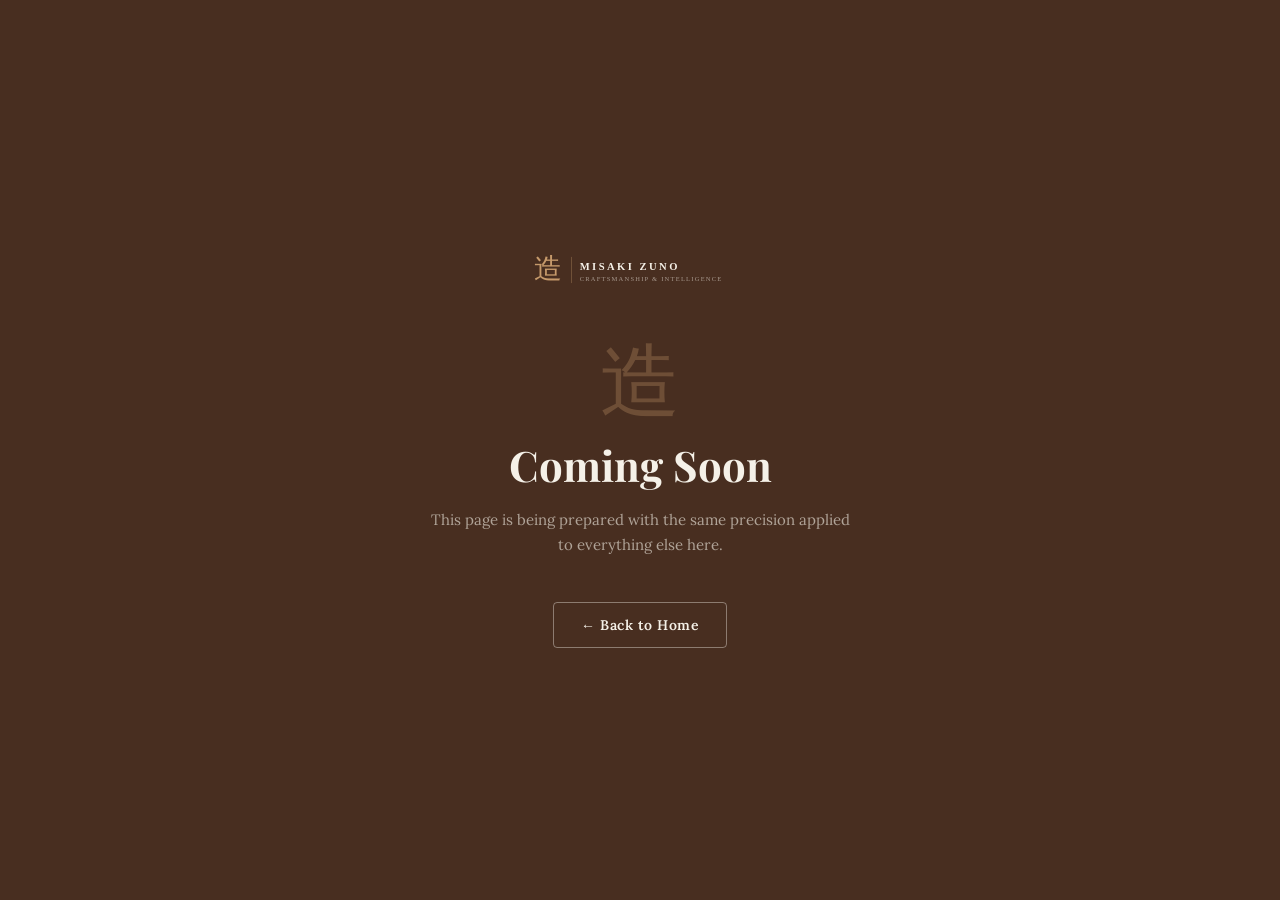
<file: coming-soon.html>
<!DOCTYPE html>
<html lang="en">
<head>
  <meta charset="UTF-8">
  <meta name="viewport" content="width=device-width, initial-scale=1.0">
  <title>Coming Soon — Misaki Zuno 造</title>
  <meta name="description" content="This page is coming soon. Misaki Zuno 造 — global footwear industry intelligence.">
  <link rel="stylesheet" href="style.css">
</head>
<body data-page="coming-soon">

  <main class="coming-soon-page">
    <div class="coming-soon-inner">

      <a href="index.html" class="coming-soon-logo">
        <img src="assets/logo.svg" alt="Misaki Zuno 造" height="40">
      </a>

      <div class="coming-soon-kanji">造</div>

      <h1 class="coming-soon-title">Coming Soon</h1>
      <p class="coming-soon-text">
        This page is being prepared with the same precision applied to everything else here.
      </p>

      <a href="index.html" class="btn-secondary coming-soon-back">← Back to Home</a>

    </div>
  </main>

</body>
</html>
</file>
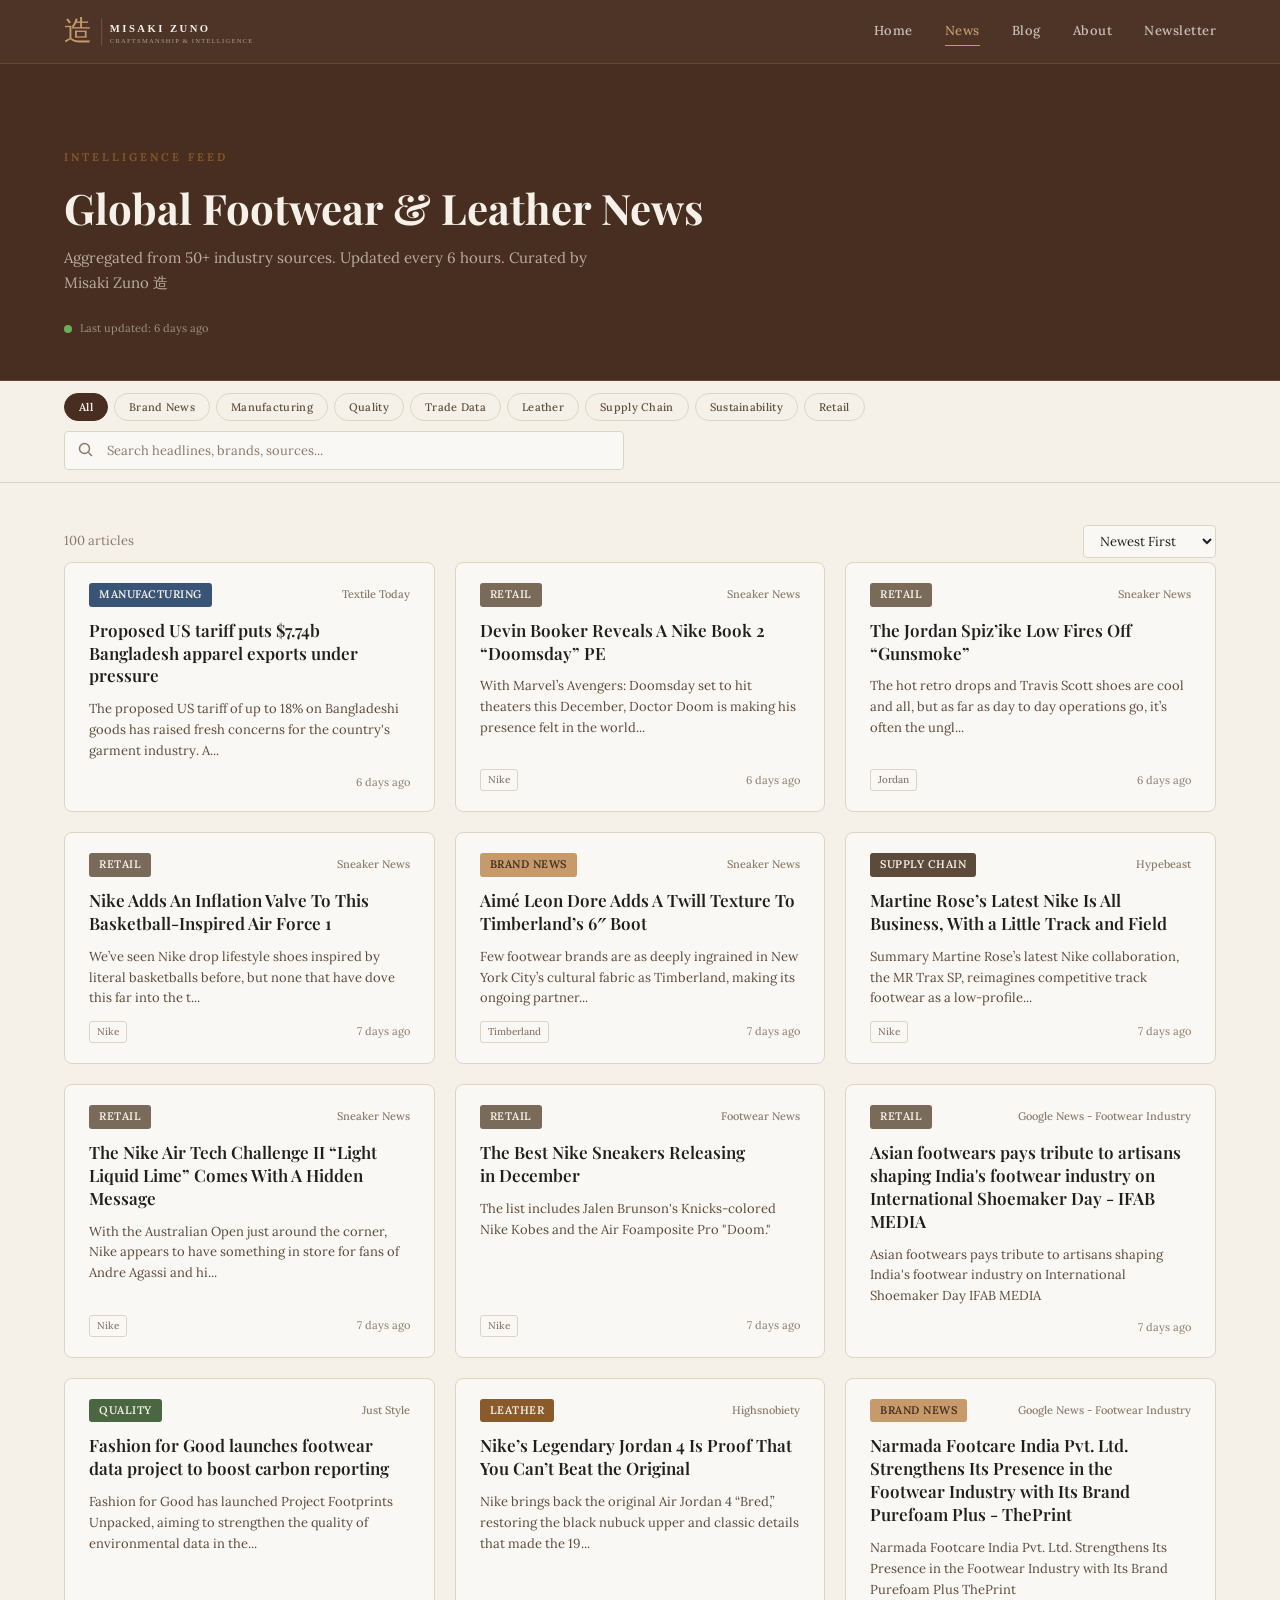
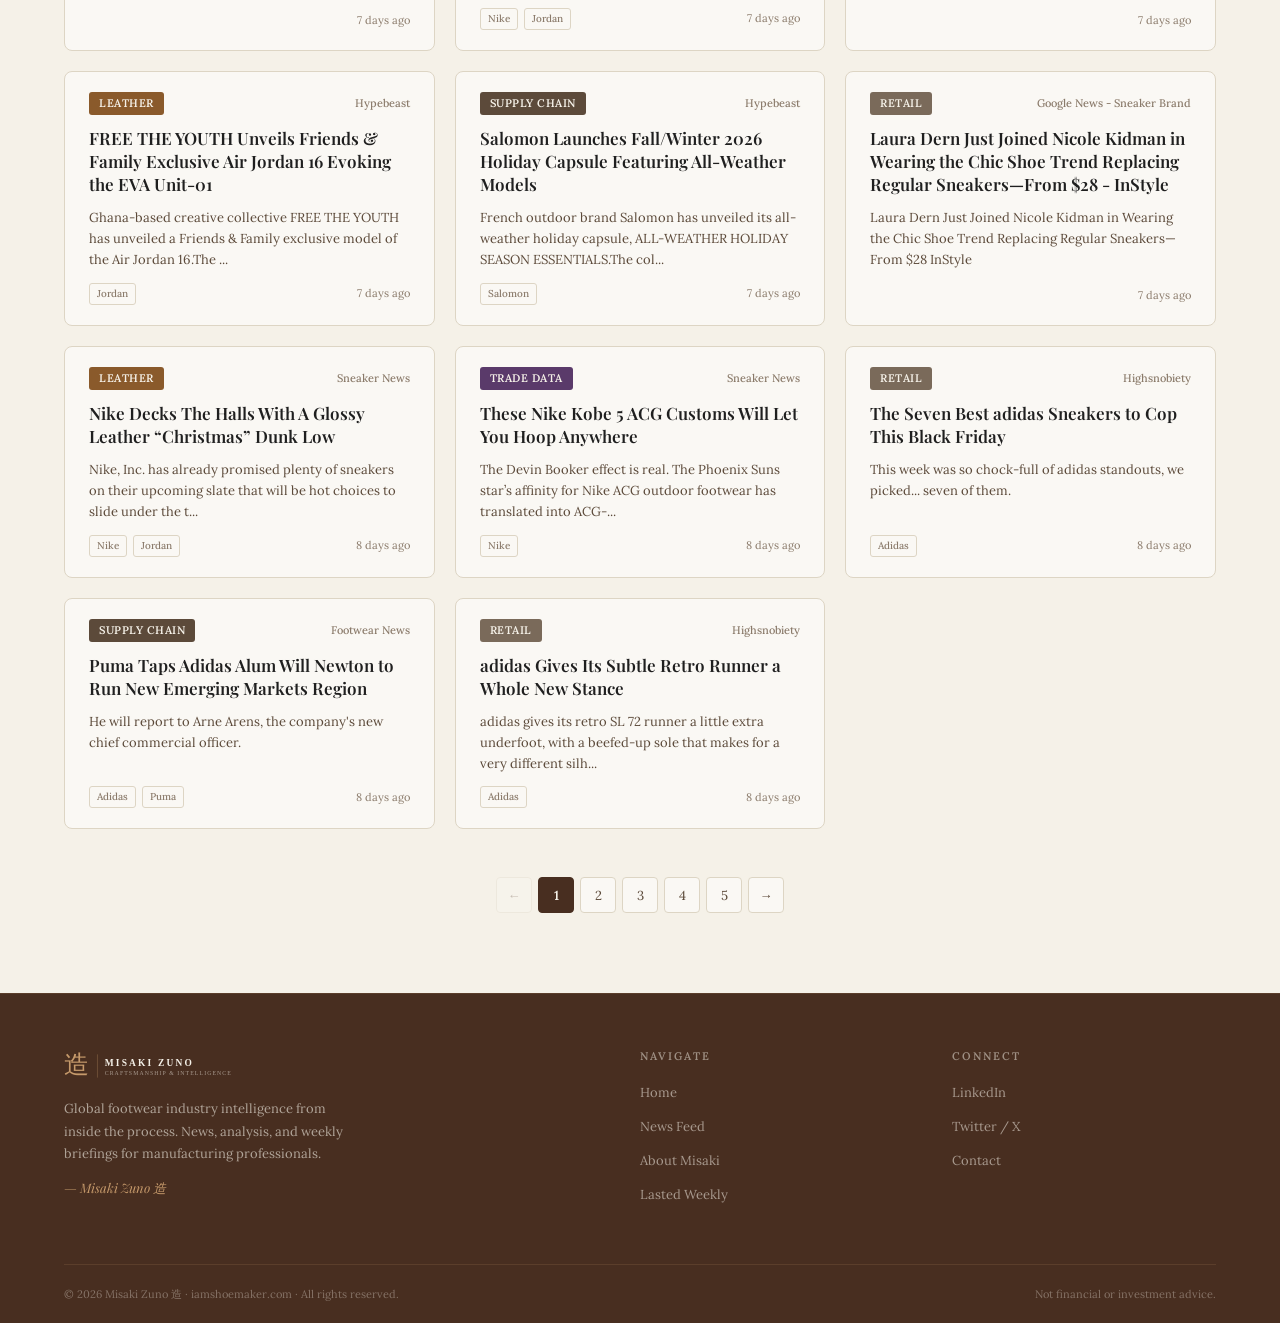
<file: news.html>
<!DOCTYPE html>
<html lang="en">
<head>
  <meta charset="UTF-8">
  <meta name="viewport" content="width=device-width, initial-scale=1.0">
  <title>News Feed — Misaki Zuno 造</title>
  <meta name="description" content="Global footwear and leather industry news aggregated from 50+ sources. Updated every 6 hours.">
  <meta property="og:type" content="website">
  <meta property="og:url" content="https://iamshoemaker.com/news.html">
  <meta property="og:title" content="News Feed — Misaki Zuno 造">
  <meta property="og:description" content="Global footwear and leather industry news aggregated from 50+ sources. Updated every 6 hours.">
  <meta property="og:image" content="https://iamshoemaker.com/assets/og-image.png">
  <meta name="twitter:card" content="summary_large_image">
  <meta name="twitter:title" content="News Feed — Misaki Zuno 造">
  <meta name="twitter:description" content="Global footwear and leather industry news aggregated from 50+ sources. Updated every 6 hours.">
  <meta name="twitter:image" content="https://iamshoemaker.com/assets/og-image.png">
  <link rel="stylesheet" href="style.css">
</head>
<body>

  <nav class="nav">
    <div class="nav-inner">
      <a href="index.html" class="nav-logo">
        <img src="assets/logo.svg" alt="Misaki Zuno 造" height="36">
      </a>
      <div class="nav-links">
        <a href="index.html">Home</a>
        <a href="news.html">News</a>
        <a href="blog.html">Blog</a>
        <a href="about.html">About</a>
        <a href="newsletter.html">Newsletter</a>
      </div>
      <button class="nav-hamburger" id="nav-hamburger" aria-label="Menu">
        <span></span><span></span><span></span>
      </button>
    </div>
  </nav>

  <div class="mobile-menu" id="mobile-menu">
    <a href="index.html">Home</a>
    <a href="news.html">News</a>
    <a href="blog.html">Blog</a>
    <a href="about.html">About</a>
    <a href="newsletter.html">Newsletter</a>
  </div>

  <header class="news-page-header">
    <div class="container">
      <span class="eyebrow">Intelligence Feed</span>
      <h1>Global Footwear &amp; Leather News</h1>
      <p>Aggregated from 50+ industry sources. Updated every 6 hours. Curated by Misaki Zuno 造</p>
      <div class="live-indicator">
        <span class="live-dot"></span>
        <span id="last-updated-text">Last updated: loading...</span>
      </div>
    </div>
  </header>

  <div class="controls-bar">
    <div class="container">
      <div class="controls-inner">
        <div class="filter-tabs" id="news-filters">
          <button class="filter-tab active" data-category="All">All</button>
          <button class="filter-tab" data-category="Brand News">Brand News</button>
          <button class="filter-tab" data-category="Manufacturing">Manufacturing</button>
          <button class="filter-tab" data-category="Quality">Quality</button>
          <button class="filter-tab" data-category="Trade Data">Trade Data</button>
          <button class="filter-tab" data-category="Leather">Leather</button>
          <button class="filter-tab" data-category="Supply Chain">Supply Chain</button>
          <button class="filter-tab" data-category="Sustainability">Sustainability</button>
          <button class="filter-tab" data-category="Retail">Retail</button>
        </div>
        <div class="search-wrapper">
          <svg class="search-icon" viewBox="0 0 16 16" fill="none" stroke="currentColor" stroke-width="1.5">
            <circle cx="6.5" cy="6.5" r="5"/>
            <line x1="10.5" y1="10.5" x2="14" y2="14"/>
          </svg>
          <input type="text" id="news-search" class="search-input" placeholder="Search headlines, brands, sources..." autocomplete="off">
        </div>
      </div>
    </div>
  </div>

  <main class="news-main">
    <div class="container">
      <div class="results-bar">
        <span id="results-count">Loading articles...</span>
        <select id="sort-select">
          <option value="newest">Newest First</option>
          <option value="oldest">Oldest First</option>
          <option value="relevance">Most Relevant</option>
        </select>
      </div>
      <div class="news-grid news-grid-full" id="news-feed-grid"></div>
      <div class="pagination" id="pagination"></div>
    </div>
  </main>

  <footer class="footer">
    <div class="container">
      <div class="footer-grid">
        <div class="footer-brand">
          <img src="assets/logo.svg" alt="Misaki Zuno 造" class="footer-logo">
          <p>Global footwear industry intelligence from inside the process. News, analysis, and weekly briefings for manufacturing professionals.</p>
          <p class="footer-sig">— Misaki Zuno 造</p>
        </div>
        <div class="footer-col">
          <h4>Navigate</h4>
          <ul>
            <li><a href="index.html">Home</a></li>
            <li><a href="news.html">News Feed</a></li>
            <li><a href="about.html">About Misaki</a></li>
            <li><a href="newsletter.html">Lasted Weekly</a></li>
          </ul>
        </div>
        <div class="footer-col">
          <h4>Connect</h4>
          <ul>
            <li><a href="coming-soon.html">LinkedIn</a></li>
            <li><a href="coming-soon.html">Twitter / X</a></li>
            <li><a href="coming-soon.html">Contact</a></li>
          </ul>
        </div>
      </div>
      <div class="footer-bottom">
        <p>&copy; 2026 Misaki Zuno 造 · iamshoemaker.com · All rights reserved.</p>
        <p>Not financial or investment advice.</p>
      </div>
    </div>
  </footer>

  <script src="app.js"></script>
</body>
</html>
</file>
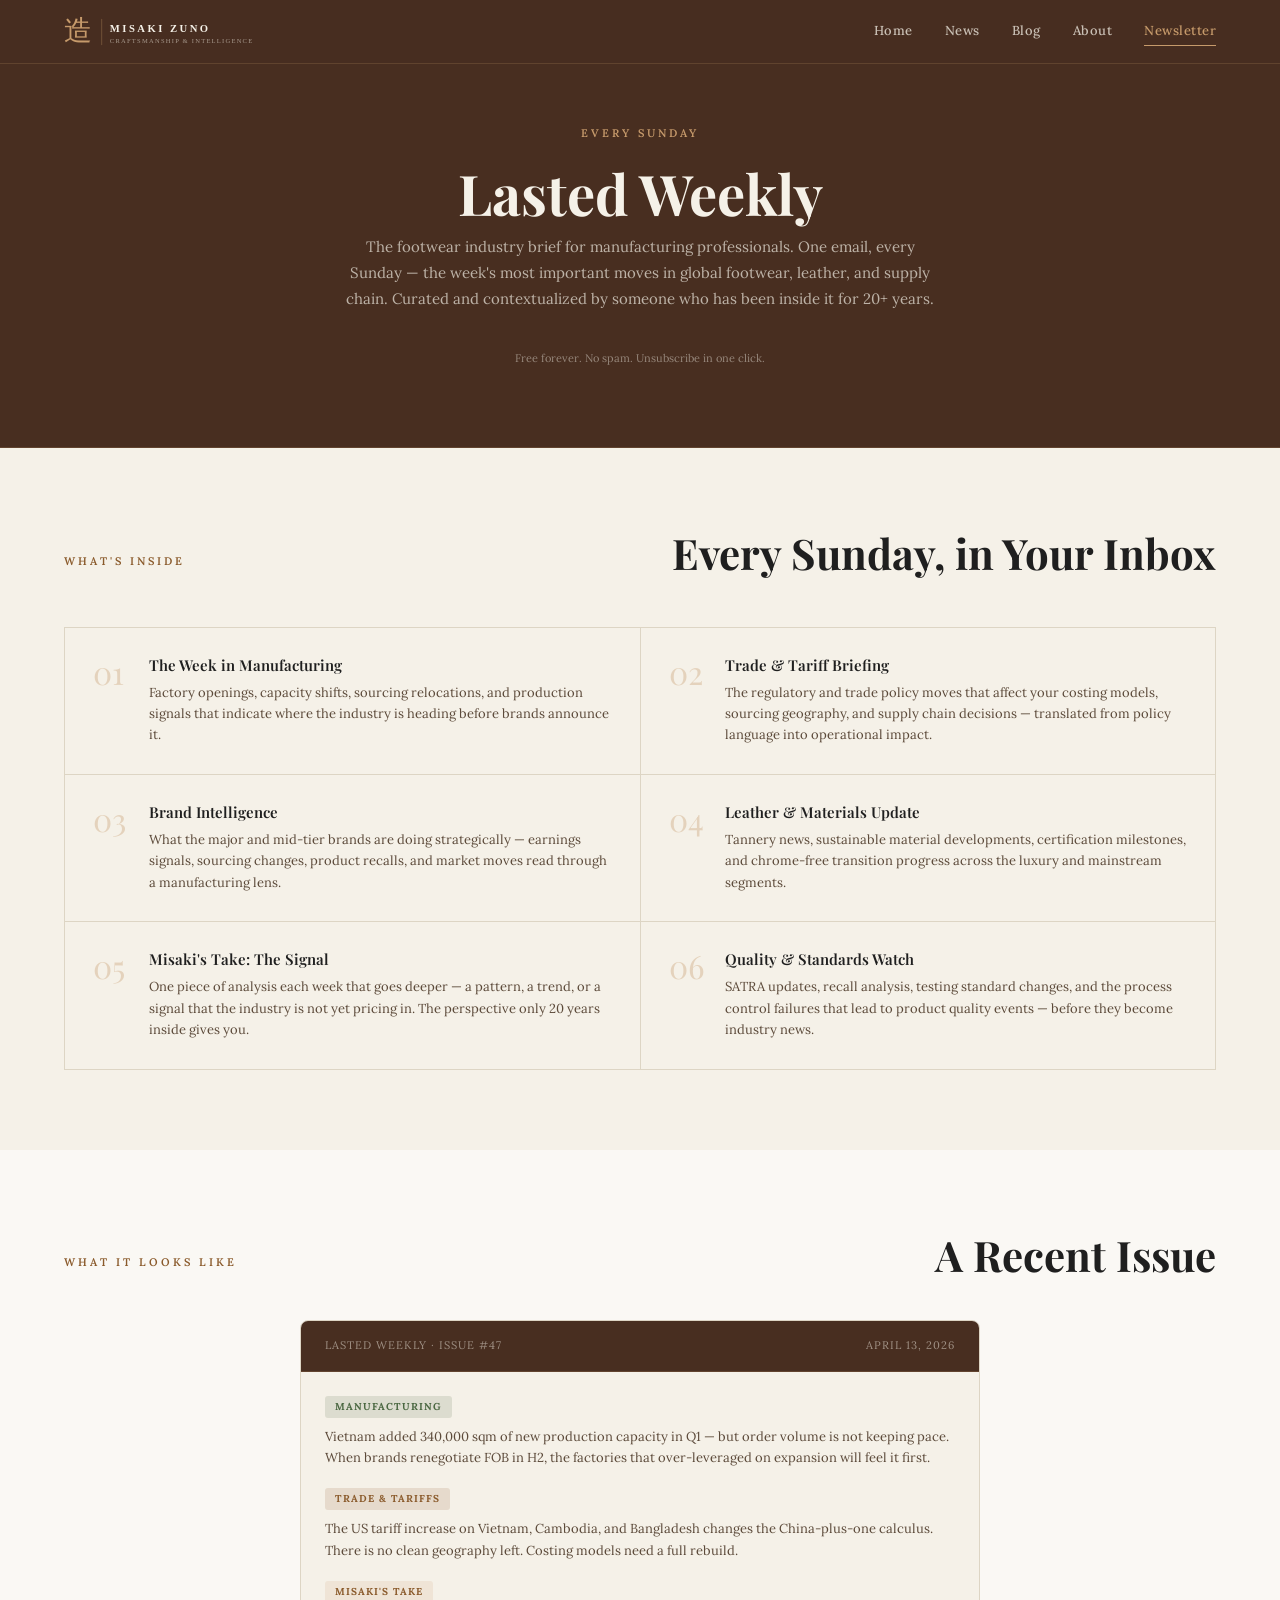
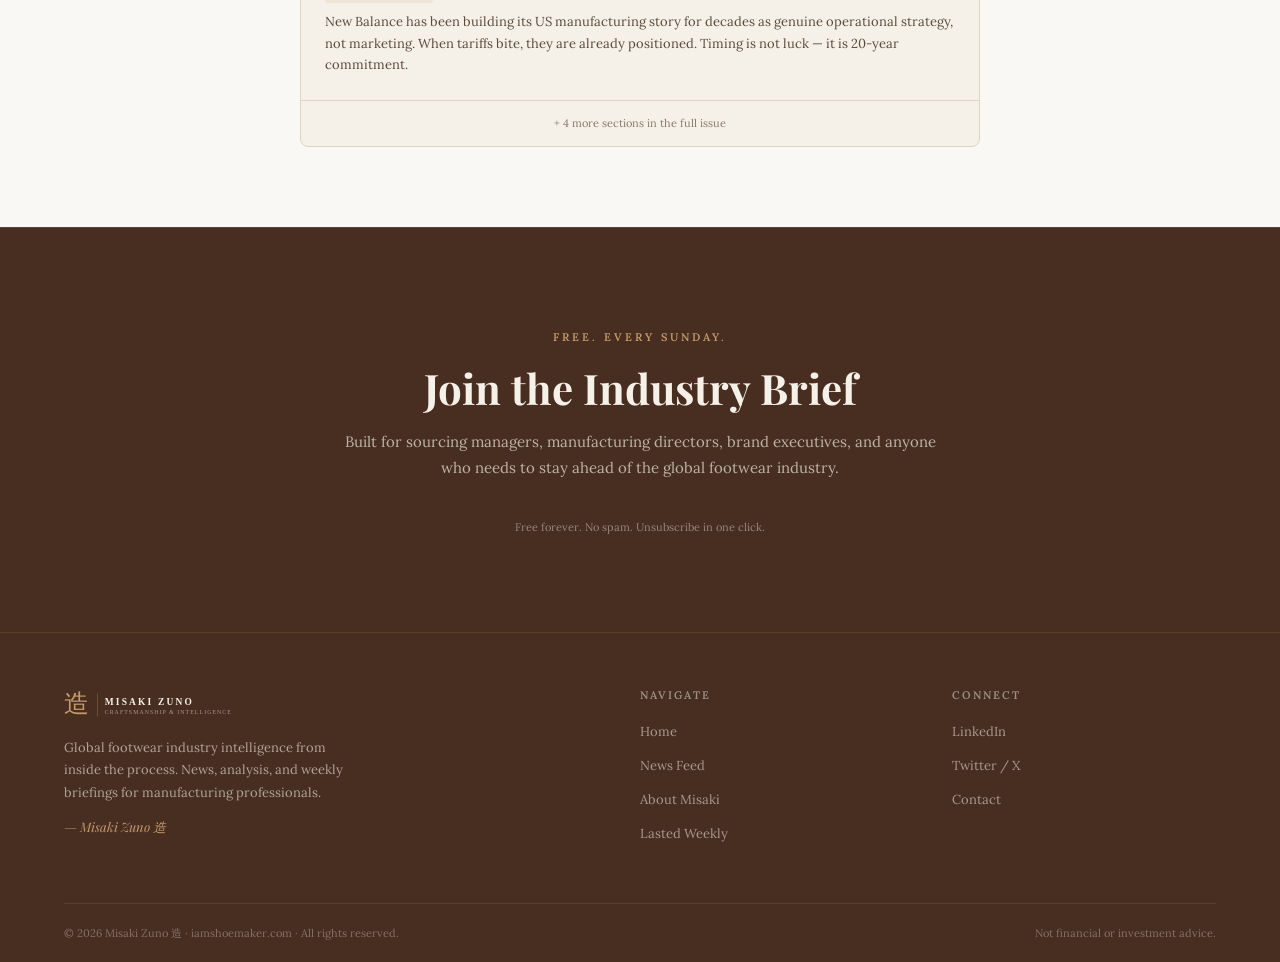
<file: newsletter.html>
<!DOCTYPE html>
<html lang="en">
<head>
  <meta charset="UTF-8">
  <meta name="viewport" content="width=device-width, initial-scale=1.0">
  <title>Lasted Weekly — Misaki Zuno 造</title>
  <meta name="description" content="The weekly footwear industry intelligence brief. Every Sunday — the most important moves in global footwear, leather, and supply chain. Free.">
  <meta property="og:type" content="website">
  <meta property="og:url" content="https://iamshoemaker.com/newsletter.html">
  <meta property="og:title" content="Lasted Weekly — The Footwear Industry Brief">
  <meta property="og:description" content="Every Sunday — the most important moves in global footwear, leather, and supply chain. Free newsletter by Misaki Zuno 造.">
  <meta property="og:image" content="https://iamshoemaker.com/assets/og-image.png">
  <meta name="twitter:card" content="summary_large_image">
  <meta name="twitter:title" content="Lasted Weekly — The Footwear Industry Brief">
  <meta name="twitter:description" content="Every Sunday — the most important moves in global footwear, leather, and supply chain. Free.">
  <meta name="twitter:image" content="https://iamshoemaker.com/assets/og-image.png">
  <link rel="stylesheet" href="style.css">
</head>
<body data-page="newsletter">

  <nav class="nav">
    <div class="nav-inner">
      <a href="index.html" class="nav-logo">
        <img src="assets/logo.svg" alt="Misaki Zuno 造" height="36">
      </a>
      <div class="nav-links">
        <a href="index.html">Home</a>
        <a href="news.html">News</a>
        <a href="blog.html">Blog</a>
        <a href="about.html">About</a>
        <a href="newsletter.html">Newsletter</a>
      </div>
      <button class="nav-hamburger" id="nav-hamburger" aria-label="Menu">
        <span></span><span></span><span></span>
      </button>
    </div>
  </nav>

  <div class="mobile-menu" id="mobile-menu">
    <a href="index.html">Home</a>
    <a href="news.html">News</a>
    <a href="blog.html">Blog</a>
    <a href="about.html">About</a>
    <a href="newsletter.html">Newsletter</a>
  </div>

  <main>

    <section class="newsletter-page-hero">
      <div class="container">
        <div class="newsletter-page-inner">
          <span class="eyebrow">Every Sunday</span>
          <h1>Lasted Weekly</h1>
          <p class="newsletter-page-subtitle">
            The footwear industry brief for manufacturing professionals. One email, every Sunday — the week's most important moves in global footwear, leather, and supply chain. Curated and contextualized by someone who has been inside it for 20+ years.
          </p>
          <div class="ml-embedded" data-form="3tuiv8"></div>
          <p class="fine-print">Free forever. No spam. Unsubscribe in one click.</p>
        </div>
      </div>
    </section>

    <section class="newsletter-benefits section">
      <div class="container">
        <div class="section-header centered">
          <span class="section-label">What's Inside</span>
          <h2>Every Sunday, in Your Inbox</h2>
        </div>
        <div class="benefits-grid">

          <div class="benefit-item">
            <div class="benefit-number">01</div>
            <div class="benefit-content">
              <h3>The Week in Manufacturing</h3>
              <p>Factory openings, capacity shifts, sourcing relocations, and production signals that indicate where the industry is heading before brands announce it.</p>
            </div>
          </div>

          <div class="benefit-item">
            <div class="benefit-number">02</div>
            <div class="benefit-content">
              <h3>Trade &amp; Tariff Briefing</h3>
              <p>The regulatory and trade policy moves that affect your costing models, sourcing geography, and supply chain decisions — translated from policy language into operational impact.</p>
            </div>
          </div>

          <div class="benefit-item">
            <div class="benefit-number">03</div>
            <div class="benefit-content">
              <h3>Brand Intelligence</h3>
              <p>What the major and mid-tier brands are doing strategically — earnings signals, sourcing changes, product recalls, and market moves read through a manufacturing lens.</p>
            </div>
          </div>

          <div class="benefit-item">
            <div class="benefit-number">04</div>
            <div class="benefit-content">
              <h3>Leather &amp; Materials Update</h3>
              <p>Tannery news, sustainable material developments, certification milestones, and chrome-free transition progress across the luxury and mainstream segments.</p>
            </div>
          </div>

          <div class="benefit-item">
            <div class="benefit-number">05</div>
            <div class="benefit-content">
              <h3>Misaki's Take: The Signal</h3>
              <p>One piece of analysis each week that goes deeper — a pattern, a trend, or a signal that the industry is not yet pricing in. The perspective only 20 years inside gives you.</p>
            </div>
          </div>

          <div class="benefit-item">
            <div class="benefit-number">06</div>
            <div class="benefit-content">
              <h3>Quality &amp; Standards Watch</h3>
              <p>SATRA updates, recall analysis, testing standard changes, and the process control failures that lead to product quality events — before they become industry news.</p>
            </div>
          </div>

        </div>
      </div>
    </section>

    <section class="sample-section section">
      <div class="container">
        <div class="section-header centered">
          <span class="section-label">What It Looks Like</span>
          <h2>A Recent Issue</h2>
        </div>
        <div class="sample-card">
          <div class="sample-header">
            <span class="sample-label">Lasted Weekly · Issue #47</span>
            <span class="sample-date">April 13, 2026</span>
          </div>
          <div class="sample-body">
            <div class="sample-section-item">
              <span class="sample-section-tag manufacturing">Manufacturing</span>
              <p>Vietnam added 340,000 sqm of new production capacity in Q1 — but order volume is not keeping pace. When brands renegotiate FOB in H2, the factories that over-leveraged on expansion will feel it first.</p>
            </div>
            <div class="sample-section-item">
              <span class="sample-section-tag trade">Trade &amp; Tariffs</span>
              <p>The US tariff increase on Vietnam, Cambodia, and Bangladesh changes the China-plus-one calculus. There is no clean geography left. Costing models need a full rebuild.</p>
            </div>
            <div class="sample-section-item">
              <span class="sample-section-tag signal">Misaki's Take</span>
              <p>New Balance has been building its US manufacturing story for decades as genuine operational strategy, not marketing. When tariffs bite, they are already positioned. Timing is not luck — it is 20-year commitment.</p>
            </div>
          </div>
          <div class="sample-footer">
            <span>+ 4 more sections in the full issue</span>
          </div>
        </div>
      </div>
    </section>

    <section class="newsletter-bottom-cta">
      <div class="container">
        <div class="newsletter-page-inner">
          <span class="eyebrow">Free. Every Sunday.</span>
          <h2>Join the Industry Brief</h2>
          <p class="newsletter-page-subtitle">
            Built for sourcing managers, manufacturing directors, brand executives, and anyone who needs to stay ahead of the global footwear industry.
          </p>
          <div class="ml-embedded" data-form="3tuiv8"></div>
          <p class="fine-print">Free forever. No spam. Unsubscribe in one click.</p>
        </div>
      </div>
    </section>

  </main>

  <footer class="footer">
    <div class="container">
      <div class="footer-grid">
        <div class="footer-brand">
          <img src="assets/logo.svg" alt="Misaki Zuno 造" class="footer-logo">
          <p>Global footwear industry intelligence from inside the process. News, analysis, and weekly briefings for manufacturing professionals.</p>
          <p class="footer-sig">— Misaki Zuno 造</p>
        </div>
        <div class="footer-col">
          <h4>Navigate</h4>
          <ul>
            <li><a href="index.html">Home</a></li>
            <li><a href="news.html">News Feed</a></li>
            <li><a href="about.html">About Misaki</a></li>
            <li><a href="newsletter.html">Lasted Weekly</a></li>
          </ul>
        </div>
        <div class="footer-col">
          <h4>Connect</h4>
          <ul>
            <li><a href="coming-soon.html">LinkedIn</a></li>
            <li><a href="coming-soon.html">Twitter / X</a></li>
            <li><a href="coming-soon.html">Contact</a></li>
          </ul>
        </div>
      </div>
      <div class="footer-bottom">
        <p>&copy; 2026 Misaki Zuno 造 · iamshoemaker.com · All rights reserved.</p>
        <p>Not financial or investment advice.</p>
      </div>
    </div>
  </footer>

  <script src="app.js"></script>
  <!-- MailerLite Universal -->
  <script>
    (function(w,d,e,u,f,l,n){w[f]=w[f]||function(){(w[f].q=w[f].q||[])
    .push(arguments);},l=d.createElement(e),l.async=1,l.src=u,
    n=d.getElementsByTagName(e)[0],n.parentNode.insertBefore(l,n);})
    (window,document,'script','https://assets.mailerlite.com/js/universal.js','ml');
    ml('account', '2277783');
  </script>
</body>
</html>
</file>
<file: style.css>
/* ======================================================================
   iamshoemaker.com — Complete Stylesheet
   Misaki Zuno 造 | Where Craftsmanship Meets Intelligence
====================================================================== */

@import url('https://fonts.googleapis.com/css2?family=Lora:ital,wght@0,400;0,500;0,600;1,400;1,500&family=Playfair+Display:ital,wght@0,400;0,600;0,700;1,400;1,600&display=swap');

/* ======================================================================
   1. CSS VARIABLES
====================================================================== */

:root {
  --color-bg-primary:    #F5F1E8;
  --color-bg-secondary:  #FAF8F4;
  --color-bg-tertiary:   #EDE8DC;
  --color-border:        #DDD5C4;
  --color-border-hover:  #C69A6B;
  --color-gold:          #C69A6B;
  --color-gold-light:    #D4A87A;
  --color-gold-dim:      #8A5A2B;
  --color-heritage:      #482E20;
  --color-heritage-mid:  #6B3D28;
  --color-chestnut:      #8A5A2B;
  --color-cream:         #F5F1E8;
  --color-white:         #FFFFFF;
  --color-text-primary:  #1F1F1F;
  --color-text-secondary:#5C4A3A;
  --color-text-muted:    #8A7A6A;
  --color-success:       #4A6741;
  --color-info:          #3A5478;
  --color-purple:        #5A3A6A;
  --color-teal:          #2A5C5C;

  --font-display: 'Playfair Display', serif;
  --font-body:    'Lora', serif;

  --text-xs:   11px;
  --text-sm:   13px;
  --text-base: 15px;
  --text-md:   17px;
  --text-lg:   20px;
  --text-xl:   24px;
  --text-2xl:  32px;
  --text-3xl:  42px;
  --text-4xl:  56px;

  --nav-height: 64px;
  --container-max: 1200px;
  --radius-sm: 4px;
  --radius-md: 8px;
  --transition: all 0.25s ease;
}

/* ======================================================================
   2. RESET & BASE
====================================================================== */

*, *::before, *::after {
  box-sizing: border-box;
  margin: 0;
  padding: 0;
}

html {
  scroll-behavior: smooth;
  -webkit-text-size-adjust: 100%;
}

body {
  background-color: var(--color-bg-primary);
  color: var(--color-text-primary);
  font-family: var(--font-body);
  font-size: var(--text-base);
  line-height: 1.6;
  -webkit-font-smoothing: antialiased;
  -moz-osx-font-smoothing: grayscale;
  overflow-x: hidden;
}

a {
  color: inherit;
  text-decoration: none;
}

ul, ol {
  list-style: none;
}

img, svg {
  display: block;
  max-width: 100%;
}

button {
  cursor: pointer;
  border: none;
  background: none;
  font-family: var(--font-body);
}

input, select {
  font-family: var(--font-body);
}

/* ======================================================================
   3. TYPOGRAPHY
====================================================================== */

h1, h2, h3, h4 {
  font-family: var(--font-display);
  font-weight: 700;
  line-height: 1.2;
  color: var(--color-text-primary);
}

h1 { font-size: var(--text-4xl); }
h2 { font-size: var(--text-3xl); }
h3 { font-size: var(--text-xl); }
h4 { font-size: var(--text-md); }

p {
  color: var(--color-text-secondary);
  line-height: 1.7;
}

.eyebrow {
  display: inline-block;
  font-family: var(--font-body);
  font-size: var(--text-xs);
  font-weight: 600;
  letter-spacing: 3px;
  color: var(--color-gold-dim);
  text-transform: uppercase;
  margin-bottom: 16px;
}

.section-label {
  font-family: var(--font-body);
  font-size: var(--text-xs);
  font-weight: 600;
  letter-spacing: 3px;
  color: var(--color-gold-dim);
  text-transform: uppercase;
  display: block;
  margin-bottom: 8px;
}

/* ======================================================================
   4. LAYOUT & CONTAINER
====================================================================== */

.container {
  max-width: var(--container-max);
  margin: 0 auto;
  padding: 0 24px;
}

.section {
  padding: 80px 0;
}

.section-header {
  display: flex;
  align-items: flex-end;
  justify-content: space-between;
  margin-bottom: 40px;
  gap: 16px;
}

.section-header-left h2 {
  font-size: var(--text-2xl);
  margin-top: 4px;
}

.section-header-right a {
  font-size: var(--text-sm);
  color: var(--color-gold-dim);
  font-weight: 600;
  transition: var(--transition);
  white-space: nowrap;
}

.section-header-right a:hover {
  color: var(--color-gold);
}

/* ======================================================================
   5. NAVIGATION
====================================================================== */

.nav {
  position: fixed;
  top: 0;
  left: 0;
  right: 0;
  height: var(--nav-height);
  background: rgba(72, 46, 32, 0.97);
  backdrop-filter: blur(10px);
  -webkit-backdrop-filter: blur(10px);
  border-bottom: 1px solid rgba(198, 154, 107, 0.2);
  z-index: 1000;
  display: flex;
  align-items: center;
}

.nav-inner {
  display: flex;
  align-items: center;
  justify-content: space-between;
  width: 100%;
  max-width: var(--container-max);
  margin: 0 auto;
  padding: 0 24px;
}

.nav-logo img {
  height: 36px;
  width: auto;
}

.nav-links {
  display: flex;
  align-items: center;
  gap: 32px;
}

.nav-links a {
  font-size: var(--text-sm);
  font-weight: 500;
  color: rgba(245, 241, 232, 0.75);
  transition: var(--transition);
  letter-spacing: 0.5px;
  position: relative;
  font-family: 'Lora', serif;
}

.nav-links a::after {
  content: '';
  position: absolute;
  bottom: -4px;
  left: 0;
  width: 0;
  height: 1px;
  background: var(--color-gold);
  transition: width 0.25s ease;
}

.nav-links a:hover,
.nav-links a.active {
  color: var(--color-gold);
}

.nav-links a:hover::after,
.nav-links a.active::after {
  width: 100%;
}

.nav-hamburger {
  display: none;
  flex-direction: column;
  gap: 5px;
  padding: 4px;
  cursor: pointer;
}

.nav-hamburger span {
  display: block;
  width: 22px;
  height: 2px;
  background: var(--color-cream);
  border-radius: 2px;
  transition: var(--transition);
}

/* ======================================================================
   6. BUTTONS
====================================================================== */

.btn-primary {
  display: inline-flex;
  align-items: center;
  background: var(--color-gold);
  color: var(--color-heritage);
  padding: 12px 28px;
  border-radius: var(--radius-sm);
  font-weight: 600;
  font-size: 14px;
  letter-spacing: 0.5px;
  transition: var(--transition);
  cursor: pointer;
  border: none;
  font-family: var(--font-body);
  white-space: nowrap;
}

.btn-primary:hover {
  background: var(--color-gold-light);
  transform: translateY(-1px);
}

.btn-secondary {
  display: inline-flex;
  align-items: center;
  background: transparent;
  color: var(--color-heritage);
  border: 1.5px solid var(--color-heritage);
  padding: 11px 27px;
  border-radius: var(--radius-sm);
  font-weight: 600;
  font-size: 14px;
  letter-spacing: 0.5px;
  transition: var(--transition);
  cursor: pointer;
  font-family: var(--font-body);
  white-space: nowrap;
}

.btn-secondary:hover {
  background: rgba(72, 46, 32, 0.08);
  transform: translateY(-1px);
}

/* Hero secondary button on dark background */
.hero .btn-secondary {
  color: var(--color-cream);
  border-color: rgba(245, 241, 232, 0.6);
}

.hero .btn-secondary:hover {
  background: rgba(245, 241, 232, 0.1);
  border-color: var(--color-cream);
}

.btn-large {
  padding: 14px 36px;
  font-size: 15px;
}

.btn-center {
  display: flex;
  justify-content: center;
  margin-top: 40px;
}

/* ======================================================================
   7. CARDS
====================================================================== */

.card {
  background: var(--color-bg-secondary);
  border: 1px solid var(--color-border);
  border-radius: var(--radius-md);
  padding: 20px 24px;
  transition: var(--transition);
}

.card:hover {
  border-color: var(--color-gold);
  transform: translateY(-2px);
  box-shadow: 0 8px 24px rgba(72, 46, 32, 0.10);
}

/* ======================================================================
   8. BADGES
====================================================================== */

.badge {
  display: inline-flex;
  align-items: center;
  padding: 3px 10px;
  border-radius: 3px;
  font-size: var(--text-xs);
  font-weight: 600;
  letter-spacing: 0.5px;
  text-transform: uppercase;
  white-space: nowrap;
  font-family: 'Lora', serif;
}

.badge-brand-news     { background: #C69A6B; color: #482E20; }
.badge-manufacturing  { background: #3A5478; color: #F5F1E8; }
.badge-quality        { background: #4A6741; color: #F5F1E8; }
.badge-trade-data     { background: #5A3A6A; color: #F5F1E8; }
.badge-sustainability { background: #2A5C5C; color: #F5F1E8; }
.badge-leather        { background: #8A5A2B; color: #F5F1E8; }
.badge-supply-chain   { background: #5C4A3A; color: #F5F1E8; }
.badge-retail         { background: #7A6A5A; color: #F5F1E8; }

/* ======================================================================
   9. HERO SECTION
====================================================================== */

.hero {
  min-height: 88vh;
  position: relative;
  display: flex;
  align-items: center;
  padding-top: var(--nav-height);
  overflow: hidden;
  background-color: var(--color-heritage);
}

.hero-bg {
  position: absolute;
  inset: 0;
  z-index: 0;
}

.hero-bg img {
  width: 100%;
  height: 100%;
  object-fit: cover;
  object-position: center center;
  display: block;
}

.hero-overlay {
  position: absolute;
  inset: 0;
  background: linear-gradient(
    105deg,
    rgba(72, 46, 32, 0.88) 0%,
    rgba(72, 46, 32, 0.72) 50%,
    rgba(72, 46, 32, 0.40) 100%
  );
  z-index: 1;
}

.hero-content {
  position: relative;
  z-index: 2;
  max-width: 680px;
  padding: 60px 0 100px;
}

.hero h1 {
  font-size: var(--text-4xl);
  font-weight: 700;
  line-height: 1.1;
  margin-bottom: 20px;
  color: var(--color-cream);
}

.hero h1 span {
  color: var(--color-gold);
  font-style: italic;
}

.hero-subtitle {
  font-size: var(--text-md);
  color: rgba(245, 241, 232, 0.82);
  line-height: 1.7;
  margin-bottom: 12px;
  max-width: 560px;
}

.author-credit {
  font-family: var(--font-display);
  font-style: italic;
  color: var(--color-gold);
  font-size: var(--text-base);
  margin-bottom: 36px;
}

.hero-buttons {
  display: flex;
  gap: 16px;
  flex-wrap: wrap;
  margin-bottom: 48px;
}

.hero-stats {
  display: flex;
  align-items: center;
  gap: 0;
}

.stat-item {
  padding: 0 28px;
  text-align: center;
}

.stat-item:first-child {
  padding-left: 0;
}

.stat-item + .stat-item {
  border-left: 1px solid rgba(198, 154, 107, 0.3);
}

.stat-value {
  display: block;
  font-family: var(--font-display);
  font-size: var(--text-xl);
  font-weight: 700;
  color: var(--color-gold);
  line-height: 1;
  margin-bottom: 4px;
}

.stat-label {
  display: block;
  font-size: var(--text-xs);
  color: rgba(245, 241, 232, 0.6);
  letter-spacing: 1px;
  text-transform: uppercase;
}

/* Hero bottom nameplate ribbon */
.hero-ribbon {
  position: absolute;
  bottom: 0;
  left: 0;
  right: 0;
  z-index: 3;
  background: rgba(72, 46, 32, 0.88);
  border-top: 1px solid rgba(198, 154, 107, 0.35);
  padding: 14px 24px;
  display: flex;
  align-items: center;
  justify-content: space-between;
  backdrop-filter: blur(4px);
}

.hero-ribbon-brand {
  font-family: var(--font-display);
  font-size: 18px;
  font-weight: 400;
  color: var(--color-cream);
  letter-spacing: 2px;
}

.hero-ribbon-name {
  font-family: var(--font-body);
  font-size: var(--text-xs);
  color: var(--color-gold);
  letter-spacing: 3px;
  text-transform: uppercase;
}

.hero-ribbon-kanji {
  font-family: var(--font-display);
  font-size: 22px;
  color: var(--color-gold);
  opacity: 0.7;
}

/* ======================================================================
   10. FEATURE CARDS SECTION
====================================================================== */

.features {
  background: var(--color-bg-secondary);
  border-top: 1px solid var(--color-border);
  border-bottom: 1px solid var(--color-border);
}

.features-grid {
  display: grid;
  grid-template-columns: repeat(3, 1fr);
  gap: 24px;
}

.feature-card {
  background: var(--color-bg-primary);
  border: 1px solid var(--color-border);
  border-radius: var(--radius-md);
  padding: 28px 24px;
  transition: var(--transition);
}

.feature-card:hover {
  border-color: var(--color-gold);
  transform: translateY(-2px);
  box-shadow: 0 8px 24px rgba(72, 46, 32, 0.08);
}

.feature-icon {
  width: 44px;
  height: 44px;
  margin-bottom: 20px;
  color: var(--color-gold-dim);
}

.feature-icon svg {
  width: 100%;
  height: 100%;
}

.feature-card h3 {
  font-size: var(--text-md);
  margin-bottom: 10px;
  color: var(--color-text-primary);
}

.feature-card p {
  font-size: var(--text-sm);
  color: var(--color-text-secondary);
  line-height: 1.65;
}

/* ======================================================================
   11. NEWS FEED SECTION
====================================================================== */

.news-feed-section {
  background: var(--color-bg-primary);
}

.news-grid {
  display: grid;
  grid-template-columns: repeat(3, 1fr);
  gap: 20px;
}

/* ======================================================================
   12. ARTICLE CARDS
====================================================================== */

.article-card {
  background: var(--color-bg-secondary);
  border: 1px solid var(--color-border);
  border-radius: var(--radius-md);
  padding: 20px 24px;
  transition: var(--transition);
  cursor: pointer;
  display: flex;
  flex-direction: column;
  gap: 12px;
}

.article-card:hover {
  border-color: var(--color-gold);
  transform: translateY(-2px);
  box-shadow: 0 8px 24px rgba(72, 46, 32, 0.10);
}

.card-header {
  display: flex;
  align-items: center;
  justify-content: space-between;
  gap: 8px;
}

.source-name {
  font-size: var(--text-xs);
  color: var(--color-text-muted);
  font-weight: 500;
  text-align: right;
  flex-shrink: 0;
}

.card-title {
  font-family: var(--font-display);
  font-size: var(--text-md);
  font-weight: 600;
  color: var(--color-text-primary);
  line-height: 1.35;
  transition: color 0.2s ease;
}

.article-card:hover .card-title {
  color: var(--color-heritage-mid);
}

.card-summary {
  font-size: var(--text-sm);
  color: var(--color-text-secondary);
  line-height: 1.6;
  flex-grow: 1;
}

.card-footer {
  display: flex;
  align-items: center;
  justify-content: space-between;
  gap: 8px;
  margin-top: auto;
}

.brand-tags {
  display: flex;
  flex-wrap: wrap;
  gap: 6px;
}

.brand-tag {
  font-size: 10px;
  color: var(--color-text-muted);
  border: 1px solid var(--color-border);
  padding: 2px 7px;
  border-radius: 3px;
  font-weight: 500;
}

.timestamp {
  font-size: var(--text-xs);
  color: var(--color-text-muted);
  white-space: nowrap;
  flex-shrink: 0;
}

/* ======================================================================
   13. SUNDAY INTELLIGENCE REPORT (Bulletin)
====================================================================== */

.bulletin-section {
  background: var(--color-bg-tertiary);
  border-top: 1px solid var(--color-border);
  border-bottom: 1px solid var(--color-border);
}

.bulletin-wrapper {
  max-width: 820px;
  margin: 0 auto;
}

.bulletin-card {
  background: var(--color-bg-secondary);
  border: 1px solid var(--color-border);
  border-top: 3px solid var(--color-gold);
  border-radius: var(--radius-md);
  overflow: hidden;
  box-shadow: 0 4px 20px rgba(72, 46, 32, 0.08);
}

.bulletin-masthead {
  background: var(--color-heritage);
  padding: 20px 32px;
  display: flex;
  align-items: center;
  justify-content: space-between;
  gap: 16px;
}

.bulletin-masthead-left {
  display: flex;
  flex-direction: column;
  gap: 4px;
}

.bulletin-title {
  font-family: var(--font-display);
  font-size: var(--text-xl);
  color: var(--color-cream);
  font-weight: 600;
  letter-spacing: 0.5px;
}

.bulletin-date-range {
  font-size: var(--text-xs);
  color: rgba(245, 241, 232, 0.6);
  letter-spacing: 1px;
}

.bulletin-week-badge {
  font-family: var(--font-body);
  font-size: var(--text-xs);
  color: var(--color-gold);
  letter-spacing: 3px;
  text-transform: uppercase;
  border: 1px solid rgba(198, 154, 107, 0.4);
  padding: 5px 12px;
  border-radius: 2px;
  white-space: nowrap;
}

.bulletin-intro {
  padding: 24px 32px;
  border-bottom: 1px solid var(--color-border);
  font-family: var(--font-display);
  font-style: italic;
  font-size: var(--text-base);
  color: var(--color-text-secondary);
  line-height: 1.8;
  background: var(--color-bg-primary);
}

.bulletin-items {
  padding: 0;
}

.bulletin-item {
  display: flex;
  gap: 20px;
  padding: 18px 32px;
  border-bottom: 1px solid var(--color-border);
  transition: background 0.2s ease;
  cursor: pointer;
}

.bulletin-item:last-child {
  border-bottom: none;
}

.bulletin-item:hover {
  background: var(--color-bg-primary);
}

.bulletin-rank {
  font-family: var(--font-display);
  font-size: var(--text-xl);
  color: var(--color-gold);
  opacity: 0.35;
  line-height: 1;
  flex-shrink: 0;
  min-width: 28px;
  padding-top: 3px;
}

.bulletin-item-content {
  flex: 1;
}

.bulletin-item-meta {
  display: flex;
  align-items: center;
  gap: 10px;
  margin-bottom: 6px;
}

.bulletin-item-title {
  font-family: var(--font-display);
  font-size: var(--text-base);
  font-weight: 600;
  color: var(--color-text-primary);
  margin-bottom: 8px;
  line-height: 1.4;
}

.bulletin-item-take {
  font-size: var(--text-sm);
  color: var(--color-text-secondary);
  line-height: 1.65;
  font-style: italic;
}

.bulletin-footer {
  padding: 14px 32px;
  background: var(--color-bg-tertiary);
  border-top: 1px solid var(--color-border);
  display: flex;
  align-items: center;
  justify-content: space-between;
}

.bulletin-footer-sig {
  font-family: var(--font-display);
  font-style: italic;
  font-size: var(--text-sm);
  color: var(--color-gold-dim);
}

.bulletin-footer-meta {
  font-size: var(--text-xs);
  color: var(--color-text-muted);
  letter-spacing: 0.5px;
}

.bulletin-empty {
  text-align: center;
  padding: 60px 24px;
  color: var(--color-text-muted);
  font-size: var(--text-sm);
  font-style: italic;
}

/* ======================================================================
   14. NEWSLETTER STRIP
====================================================================== */

.newsletter-strip {
  background: var(--color-heritage);
  border-top: 1px solid rgba(198, 154, 107, 0.2);
  border-bottom: 1px solid rgba(198, 154, 107, 0.2);
  padding: 72px 0;
  text-align: center;
}

.newsletter-strip .eyebrow {
  display: block;
  text-align: center;
  margin-bottom: 12px;
  color: var(--color-gold);
}

.newsletter-strip h2 {
  font-size: var(--text-2xl);
  margin-bottom: 12px;
  color: var(--color-cream);
}

.newsletter-strip .subtitle {
  font-size: var(--text-base);
  color: rgba(245, 241, 232, 0.7);
  max-width: 520px;
  margin: 0 auto 32px;
}

.fine-print {
  font-size: var(--text-xs);
  color: rgba(245, 241, 232, 0.45);
  text-align: center;
  margin-top: 12px;
}

/* ======================================================================
   15. FOOTER
====================================================================== */

.footer {
  background: var(--color-heritage);
  border-top: 1px solid rgba(198, 154, 107, 0.15);
  padding: 56px 0 0;
}

.footer-grid {
  display: grid;
  grid-template-columns: 2fr 1fr 1fr;
  gap: 48px;
  margin-bottom: 48px;
}

.footer-brand .footer-logo {
  height: 32px;
  margin-bottom: 16px;
}

.footer-brand p {
  font-size: var(--text-sm);
  color: rgba(245, 241, 232, 0.6);
  margin-bottom: 8px;
  max-width: 280px;
}

.footer-brand .footer-sig {
  font-family: var(--font-display);
  font-style: italic;
  color: var(--color-gold);
  font-size: var(--text-sm);
  margin-top: 12px;
}

.footer-col h4 {
  font-family: var(--font-body);
  font-size: var(--text-xs);
  font-weight: 600;
  letter-spacing: 2px;
  color: rgba(245, 241, 232, 0.5);
  text-transform: uppercase;
  margin-bottom: 16px;
}

.footer-col ul li {
  margin-bottom: 10px;
}

.footer-col ul li a {
  font-size: var(--text-sm);
  color: rgba(245, 241, 232, 0.55);
  transition: var(--transition);
}

.footer-col ul li a:hover {
  color: var(--color-gold);
}

.footer-bottom {
  border-top: 1px solid rgba(198, 154, 107, 0.15);
  padding: 20px 0;
  display: flex;
  align-items: center;
  justify-content: space-between;
}

.footer-bottom p {
  font-size: var(--text-xs);
  color: rgba(245, 241, 232, 0.35);
}

/* ======================================================================
   16. NEWS PAGE SPECIFIC
====================================================================== */

.news-page-header {
  background: var(--color-heritage);
  padding: 80px 0 40px;
  border-bottom: 1px solid rgba(198, 154, 107, 0.2);
  margin-top: var(--nav-height);
}

.news-page-header h1 {
  font-size: var(--text-3xl);
  margin-bottom: 12px;
  color: var(--color-cream);
}

.news-page-header p {
  font-size: var(--text-base);
  color: rgba(245, 241, 232, 0.65);
  max-width: 560px;
  margin-bottom: 20px;
}

.live-indicator {
  display: inline-flex;
  align-items: center;
  gap: 8px;
  font-size: var(--text-xs);
  color: rgba(245, 241, 232, 0.5);
}

.live-dot {
  width: 8px;
  height: 8px;
  border-radius: 50%;
  background: #6AAF5A;
  animation: pulse 2s infinite;
  flex-shrink: 0;
}

@keyframes pulse {
  0%, 100% { opacity: 1; transform: scale(1); }
  50%       { opacity: 0.5; transform: scale(1.2); }
}

.controls-bar {
  position: sticky;
  top: var(--nav-height);
  z-index: 90;
  background: rgba(245, 241, 232, 0.97);
  border-bottom: 1px solid var(--color-border);
  padding: 12px 0;
  backdrop-filter: blur(8px);
}

.controls-inner {
  display: flex;
  flex-direction: column;
  gap: 10px;
}

.results-bar {
  display: flex;
  align-items: center;
  justify-content: space-between;
  padding: 10px 0 4px;
}

#results-count {
  font-size: var(--text-sm);
  color: var(--color-text-muted);
}

#sort-select {
  background: var(--color-bg-secondary);
  border: 1px solid var(--color-border);
  color: var(--color-text-primary);
  padding: 6px 12px;
  border-radius: var(--radius-sm);
  font-size: var(--text-sm);
  font-family: var(--font-body);
  outline: none;
  cursor: pointer;
  transition: var(--transition);
}

#sort-select:focus {
  border-color: var(--color-gold);
}

.news-main {
  padding: 32px 0 80px;
}

.news-grid-full {
  grid-template-columns: repeat(3, 1fr);
}

/* ======================================================================
   17. ABOUT PAGE SPECIFIC
====================================================================== */

.about-hero {
  background: var(--color-heritage);
  padding: 96px 0;
  margin-top: var(--nav-height);
  border-bottom: 1px solid rgba(198, 154, 107, 0.2);
}

.about-hero-grid {
  display: grid;
  grid-template-columns: 3fr 2fr;
  gap: 64px;
  align-items: center;
}

.about-eyebrow {
  display: block;
  margin-bottom: 16px;
}

.about-hero h1 {
  font-size: var(--text-3xl);
  margin-bottom: 8px;
  color: var(--color-cream);
}

.about-subtitle {
  font-size: var(--text-md);
  color: var(--color-gold);
  font-family: var(--font-display);
  font-style: italic;
  margin-bottom: 28px;
}

.about-bio p {
  font-size: var(--text-base);
  color: rgba(245, 241, 232, 0.72);
  line-height: 1.75;
  margin-bottom: 18px;
}

.about-sig {
  font-family: var(--font-display);
  font-style: italic;
  color: var(--color-gold);
  font-size: var(--text-md);
  margin-top: 8px;
  margin-bottom: 32px;
}

.about-buttons {
  display: flex;
  gap: 16px;
  flex-wrap: wrap;
}

.about-hero .btn-secondary {
  color: var(--color-cream);
  border-color: rgba(245, 241, 232, 0.5);
}

.about-hero .btn-secondary:hover {
  background: rgba(245, 241, 232, 0.08);
}

.profile-placeholder {
  width: 100%;
  max-width: 340px;
  aspect-ratio: 1;
  background: rgba(72, 46, 32, 0.6);
  border: 1px solid rgba(198, 154, 107, 0.3);
  border-radius: var(--radius-md);
  display: flex;
  flex-direction: column;
  align-items: center;
  justify-content: center;
  gap: 8px;
  margin: 0 auto;
  overflow: hidden;
}

.profile-image {
  width: 100%;
  max-width: 340px;
  aspect-ratio: 3/4;
  border-radius: var(--radius-md);
  overflow: hidden;
  border: 1px solid rgba(198, 154, 107, 0.3);
  margin: 0 auto;
}

.profile-image img {
  width: 100%;
  height: 100%;
  object-fit: cover;
  object-position: center top;
}

.profile-kanji {
  font-family: var(--font-display);
  font-size: 80px;
  color: var(--color-gold);
  opacity: 0.4;
  line-height: 1;
}

.profile-name {
  font-size: 14px;
  font-weight: 600;
  letter-spacing: 4px;
  color: var(--color-cream);
}

.profile-title {
  font-size: 12px;
  color: rgba(245, 241, 232, 0.55);
}

.profile-caption {
  text-align: center;
  font-size: var(--text-xs);
  color: rgba(245, 241, 232, 0.4);
  margin-top: 10px;
}

.expertise-section {
  background: var(--color-bg-primary);
  padding: 80px 0;
}

.expertise-grid {
  display: grid;
  grid-template-columns: repeat(3, 1fr);
  gap: 24px;
  margin-top: 40px;
}

.expertise-card {
  background: var(--color-bg-secondary);
  border: 1px solid var(--color-border);
  border-radius: var(--radius-md);
  padding: 28px 24px;
  transition: var(--transition);
}

.expertise-card:hover {
  border-color: var(--color-gold);
  transform: translateY(-2px);
  box-shadow: 0 8px 24px rgba(72, 46, 32, 0.08);
}

.expertise-icon {
  width: 40px;
  height: 40px;
  margin-bottom: 20px;
  color: var(--color-gold-dim);
}

.expertise-icon svg {
  width: 100%;
  height: 100%;
}

.expertise-card h3 {
  font-size: var(--text-base);
  margin-bottom: 10px;
  font-family: var(--font-display);
  font-weight: 600;
}

.expertise-card p {
  font-size: var(--text-sm);
  color: var(--color-text-secondary);
  line-height: 1.65;
}

.expertise-list {
  list-style: none;
  margin-top: 16px;
  padding: 0;
  border-top: 1px solid var(--color-border);
  padding-top: 14px;
}

.expertise-list li {
  font-size: var(--text-xs);
  color: var(--color-text-muted);
  padding: 4px 0;
  padding-left: 14px;
  position: relative;
}

.expertise-list li::before {
  content: '›';
  position: absolute;
  left: 0;
  color: var(--color-gold);
}

.about-quick-stats {
  display: flex;
  gap: 24px;
  margin-top: 20px;
  justify-content: center;
}

.quick-stat {
  text-align: center;
}

.quick-stat-value {
  display: block;
  font-family: var(--font-display);
  font-size: var(--text-2xl);
  color: var(--color-gold);
  line-height: 1.1;
}

.quick-stat-label {
  display: block;
  font-size: var(--text-xs);
  color: rgba(245, 241, 232, 0.5);
  text-transform: uppercase;
  letter-spacing: 1px;
  margin-top: 4px;
}

.profile-label {
  font-size: 12px;
  color: rgba(245, 241, 232, 0.55);
  letter-spacing: 3px;
  text-transform: uppercase;
}

.numbers-section {
  background: var(--color-heritage);
  padding: 72px 0;
  border-top: 1px solid rgba(198, 154, 107, 0.15);
  border-bottom: 1px solid rgba(198, 154, 107, 0.15);
}

.numbers-grid {
  display: grid;
  grid-template-columns: repeat(4, 1fr);
  gap: 0;
  text-align: center;
}

.number-item {
  padding: 24px;
  border-right: 1px solid rgba(198, 154, 107, 0.2);
}

.number-item:last-child {
  border-right: none;
}

.number-value {
  display: block;
  font-family: var(--font-display);
  font-size: 48px;
  font-weight: 700;
  color: var(--color-gold);
  line-height: 1;
  margin-bottom: 8px;
}

.number-label {
  display: block;
  font-size: var(--text-sm);
  color: rgba(245, 241, 232, 0.6);
}

/* ======================================================================
   18. NEWSLETTER PAGE SPECIFIC
====================================================================== */

.newsletter-page-hero {
  background: var(--color-heritage);
  padding: 120px 0 80px;
  border-bottom: 1px solid rgba(198, 154, 107, 0.2);
}

.newsletter-page-inner {
  max-width: 600px;
  margin: 0 auto;
  text-align: center;
}

.newsletter-page-inner .eyebrow {
  margin-bottom: 16px;
  color: var(--color-gold);
}

.newsletter-page-inner h1,
.newsletter-page-inner h2 {
  color: var(--color-cream);
  margin-bottom: 16px;
}

.newsletter-page-inner h1 {
  font-size: var(--text-4xl);
  margin-bottom: 8px;
}

.newsletter-page-inner h2 {
  font-size: var(--text-3xl);
}

.newsletter-page-subtitle {
  font-size: var(--text-base);
  color: rgba(245, 241, 232, 0.68);
  line-height: 1.75;
  margin-bottom: 36px;
}

.newsletter-benefits {
  background: var(--color-bg-primary);
  padding: 80px 0;
}

.benefits-grid {
  display: grid;
  grid-template-columns: repeat(2, 1fr);
  gap: 0;
  margin-top: 48px;
  border-top: 1px solid var(--color-border);
  border-left: 1px solid var(--color-border);
}

.benefit-item {
  display: flex;
  gap: 20px;
  padding: 28px 28px;
  border-right: 1px solid var(--color-border);
  border-bottom: 1px solid var(--color-border);
  transition: var(--transition);
}

.benefit-item:hover {
  background: var(--color-bg-secondary);
}

.benefit-number {
  font-family: var(--font-display);
  font-size: var(--text-2xl);
  color: var(--color-gold);
  opacity: 0.35;
  line-height: 1;
  flex-shrink: 0;
  min-width: 36px;
}

.benefit-content h3 {
  font-size: var(--text-base);
  font-weight: 600;
  margin-bottom: 8px;
  font-family: var(--font-display);
  color: var(--color-text-primary);
}

.benefit-content p {
  font-size: var(--text-sm);
  color: var(--color-text-secondary);
  line-height: 1.65;
}

.ml-embedded {
  width: 100%;
}

.sample-section {
  background: var(--color-bg-secondary);
}

.sample-card {
  max-width: 680px;
  margin: 40px auto 0;
  background: var(--color-bg-primary);
  border: 1px solid var(--color-border);
  border-radius: var(--radius-md);
  overflow: hidden;
}

.sample-header {
  display: flex;
  justify-content: space-between;
  align-items: center;
  padding: 16px 24px;
  background: var(--color-heritage);
  border-bottom: 1px solid rgba(198, 154, 107, 0.2);
  font-size: var(--text-xs);
  color: rgba(245, 241, 232, 0.5);
  text-transform: uppercase;
  letter-spacing: 1px;
}

.sample-body {
  padding: 24px;
  display: flex;
  flex-direction: column;
  gap: 20px;
}

.sample-section-item {
  display: flex;
  flex-direction: column;
  gap: 8px;
}

.sample-section-tag {
  display: inline-block;
  padding: 3px 10px;
  border-radius: 3px;
  font-size: 10px;
  font-weight: 700;
  text-transform: uppercase;
  letter-spacing: 1px;
  width: fit-content;
}

.sample-section-tag.manufacturing {
  background: rgba(74, 103, 65, 0.15);
  color: #4A6741;
}

.sample-section-tag.trade {
  background: rgba(138, 90, 43, 0.15);
  color: #8A5A2B;
}

.sample-section-tag.signal {
  background: rgba(198, 154, 107, 0.15);
  color: var(--color-gold-dim);
}

.sample-section-item p {
  font-size: var(--text-sm);
  color: var(--color-text-secondary);
  line-height: 1.65;
}

.sample-footer {
  padding: 14px 24px;
  border-top: 1px solid var(--color-border);
  font-size: var(--text-xs);
  color: var(--color-text-muted);
  text-align: center;
}

.newsletter-bottom-cta {
  background: var(--color-heritage);
  padding: 96px 0;
  border-top: 1px solid rgba(198, 154, 107, 0.2);
}

/* ======================================================================
   19. ARTICLE DETAIL PAGE
====================================================================== */

.article-page {
  padding: calc(var(--nav-height) + 48px) 0 80px;
  min-height: 70vh;
}

.article-container {
  max-width: 720px;
  margin: 0 auto;
}

.article-meta-top {
  display: flex;
  align-items: center;
  gap: 12px;
  flex-wrap: wrap;
  margin-bottom: 20px;
}

.article-source-label {
  font-size: var(--text-sm);
  color: var(--color-text-muted);
  font-weight: 500;
}

.article-timestamp {
  font-size: var(--text-sm);
  color: var(--color-text-muted);
}

.article-title {
  font-size: var(--text-3xl);
  line-height: 1.25;
  margin-bottom: 24px;
  color: var(--color-text-primary);
}

.article-divider {
  height: 1px;
  background: var(--color-border);
  margin-bottom: 28px;
}

.article-summary {
  font-size: var(--text-md);
  color: var(--color-text-secondary);
  line-height: 1.8;
  margin-bottom: 32px;
}

.article-brands-row {
  display: flex;
  flex-wrap: wrap;
  gap: 8px;
  margin-bottom: 20px;
}

.article-keywords {
  display: flex;
  flex-wrap: wrap;
  gap: 6px;
  margin-bottom: 40px;
}

.keyword-tag {
  font-size: 11px;
  color: var(--color-text-muted);
  background: var(--color-bg-tertiary);
  border: 1px solid var(--color-border);
  border-radius: 3px;
  padding: 3px 8px;
  text-transform: lowercase;
}

.article-source-block {
  background: var(--color-bg-secondary);
  border: 1px solid var(--color-border);
  border-top: 3px solid var(--color-gold);
  border-radius: var(--radius-md);
  padding: 24px 28px;
  margin-bottom: 32px;
}

.source-block-inner {
  display: flex;
  align-items: center;
  justify-content: space-between;
  gap: 20px;
  flex-wrap: wrap;
}

.source-block-left {
  display: flex;
  flex-direction: column;
  gap: 4px;
}

.source-block-label {
  font-size: var(--text-xs);
  color: var(--color-text-muted);
  text-transform: uppercase;
  letter-spacing: 1px;
}

.source-block-domain {
  font-size: var(--text-base);
  color: var(--color-text-primary);
  font-weight: 600;
}

.source-block-btn {
  white-space: nowrap;
  flex-shrink: 0;
}

.article-back-row {
  padding-top: 16px;
  border-top: 1px solid var(--color-border);
}

.article-back-link {
  font-size: var(--text-sm);
  color: var(--color-text-muted);
  text-decoration: none;
  transition: var(--transition);
}

.article-back-link:hover {
  color: var(--color-gold-dim);
}

/* ======================================================================
   20. COMING SOON PAGE
====================================================================== */

.coming-soon-page {
  min-height: 100vh;
  background: var(--color-heritage);
  display: flex;
  flex-direction: column;
  align-items: center;
  justify-content: center;
  text-align: center;
  padding: 40px 24px;
}

.coming-soon-logo {
  margin-bottom: 48px;
}

.coming-soon-logo img {
  height: 36px;
  margin: 0 auto;
}

.coming-soon-kanji {
  font-family: var(--font-display);
  font-size: 80px;
  color: var(--color-gold);
  opacity: 0.3;
  line-height: 1;
  margin-bottom: 24px;
}

.coming-soon-inner {
  display: flex;
  flex-direction: column;
  align-items: center;
}

.coming-soon-title,
.coming-soon-page h1,
.coming-soon-page h2 {
  font-size: var(--text-3xl);
  margin-bottom: 16px;
  color: var(--color-cream);
}

.coming-soon-text,
.coming-soon-page p {
  font-size: var(--text-base);
  color: rgba(245, 241, 232, 0.6);
  max-width: 420px;
  margin: 0 auto 36px;
  line-height: 1.7;
}

.coming-soon-back {
  margin-top: 8px;
  color: var(--color-cream);
  border-color: rgba(245, 241, 232, 0.4);
}

/* ======================================================================
   21. LOADING SKELETONS
====================================================================== */

@keyframes shimmer {
  0%   { background-position: -468px 0; }
  100% { background-position: 468px 0; }
}

.skeleton {
  background: linear-gradient(
    90deg,
    var(--color-bg-tertiary) 25%,
    #E8E0D0 50%,
    var(--color-bg-tertiary) 75%
  );
  background-size: 936px 100%;
  animation: shimmer 1.4s infinite linear;
  border-radius: 4px;
}

.skeleton-card {
  background: var(--color-bg-secondary);
  border: 1px solid var(--color-border);
  border-radius: var(--radius-md);
  padding: 20px 24px;
  display: flex;
  flex-direction: column;
  gap: 12px;
}

.skeleton-badge        { height: 22px; width: 100px; border-radius: 3px; }
.skeleton-title        { height: 20px; width: 85%; margin-top: 4px; }
.skeleton-title-short  { height: 20px; width: 60%; }
.skeleton-text         { height: 14px; width: 100%; }
.skeleton-text-short   { height: 14px; width: 70%; }

/* ======================================================================
   22. PAGINATION
====================================================================== */

.pagination {
  display: flex;
  align-items: center;
  justify-content: center;
  gap: 6px;
  margin-top: 48px;
  flex-wrap: wrap;
}

.page-btn {
  width: 36px;
  height: 36px;
  display: flex;
  align-items: center;
  justify-content: center;
  background: var(--color-bg-secondary);
  border: 1px solid var(--color-border);
  border-radius: var(--radius-sm);
  color: var(--color-text-secondary);
  font-size: var(--text-sm);
  font-family: var(--font-body);
  cursor: pointer;
  transition: var(--transition);
}

.page-btn:hover {
  border-color: var(--color-gold);
  color: var(--color-gold-dim);
}

.page-btn.active {
  background: var(--color-heritage);
  border-color: var(--color-heritage);
  color: var(--color-cream);
  font-weight: 600;
}

.page-btn:disabled {
  opacity: 0.3;
  cursor: not-allowed;
}

.page-btn:disabled:hover {
  border-color: var(--color-border);
  color: var(--color-text-secondary);
}

.page-ellipsis {
  width: 36px;
  height: 36px;
  display: flex;
  align-items: center;
  justify-content: center;
  color: var(--color-text-muted);
  font-size: var(--text-sm);
}

/* ======================================================================
   23. SEARCH BAR
====================================================================== */

.search-wrapper {
  position: relative;
  width: 100%;
  max-width: 560px;
}

.search-icon {
  position: absolute;
  left: 14px;
  top: 50%;
  transform: translateY(-50%);
  width: 16px;
  height: 16px;
  color: var(--color-text-muted);
  pointer-events: none;
}

.search-input {
  width: 100%;
  background: var(--color-bg-secondary);
  border: 1px solid var(--color-border);
  color: var(--color-text-primary);
  padding: 10px 16px 10px 42px;
  border-radius: var(--radius-sm);
  font-size: var(--text-sm);
  font-family: var(--font-body);
  outline: none;
  transition: var(--transition);
}

.search-input:focus {
  border-color: var(--color-gold);
}

.search-input::placeholder {
  color: var(--color-text-muted);
}

/* ======================================================================
   24. FILTER TABS
====================================================================== */

.filter-tabs {
  display: flex;
  gap: 6px;
  flex-wrap: wrap;
}

.filter-tab {
  padding: 6px 14px;
  border-radius: 20px;
  background: transparent;
  border: 1px solid var(--color-border);
  color: var(--color-text-secondary);
  font-size: var(--text-xs);
  font-weight: 500;
  font-family: var(--font-body);
  cursor: pointer;
  transition: var(--transition);
  white-space: nowrap;
  letter-spacing: 0.3px;
}

.filter-tab:hover {
  border-color: var(--color-gold);
  color: var(--color-gold-dim);
}

.filter-tab.active {
  background: var(--color-heritage);
  border-color: var(--color-heritage);
  color: var(--color-cream);
  font-weight: 600;
}

/* ======================================================================
   25. TOAST NOTIFICATION
====================================================================== */

.toast {
  position: fixed;
  bottom: 24px;
  right: 24px;
  background: var(--color-heritage);
  border: 1px solid rgba(198, 154, 107, 0.3);
  border-left: 3px solid var(--color-gold);
  color: var(--color-cream);
  padding: 14px 20px;
  border-radius: var(--radius-md);
  font-size: var(--text-sm);
  z-index: 9999;
  max-width: 320px;
  box-shadow: 0 8px 24px rgba(72, 46, 32, 0.3);
  transform: translateY(80px);
  opacity: 0;
  transition: transform 0.3s ease, opacity 0.3s ease;
}

.toast.show {
  transform: translateY(0);
  opacity: 1;
}

/* ======================================================================
   26. MOBILE NAVIGATION
====================================================================== */

.mobile-menu {
  display: none;
  position: fixed;
  top: var(--nav-height);
  left: 0;
  right: 0;
  background: rgba(72, 46, 32, 0.99);
  backdrop-filter: blur(10px);
  border-bottom: 1px solid rgba(198, 154, 107, 0.2);
  padding: 20px 24px;
  z-index: 999;
  flex-direction: column;
  gap: 4px;
}

.mobile-menu.open {
  display: flex;
}

.mobile-menu a {
  font-size: var(--text-base);
  font-weight: 500;
  color: rgba(245, 241, 232, 0.7);
  padding: 12px 0;
  border-bottom: 1px solid rgba(198, 154, 107, 0.15);
  transition: var(--transition);
}

.mobile-menu a:last-child {
  border-bottom: none;
}

.mobile-menu a:hover,
.mobile-menu a.active {
  color: var(--color-gold);
}

.nav-hamburger.open span:nth-child(1) {
  transform: translateY(7px) rotate(45deg);
}

.nav-hamburger.open span:nth-child(2) {
  opacity: 0;
  transform: scaleX(0);
}

.nav-hamburger.open span:nth-child(3) {
  transform: translateY(-7px) rotate(-45deg);
}

/* ======================================================================
   27. BLOG
====================================================================== */

.blog-grid {
  display: grid;
  grid-template-columns: repeat(2, 1fr);
  gap: 32px;
  margin-top: 48px;
  padding-bottom: 80px;
}

.blog-card {
  background: var(--color-bg-secondary);
  border: 1px solid var(--color-border);
  border-radius: var(--radius-md);
  overflow: hidden;
  transition: var(--transition);
  display: flex;
  flex-direction: column;
}

.blog-card:hover {
  border-color: var(--color-gold);
  transform: translateY(-2px);
  box-shadow: 0 8px 24px rgba(72, 46, 32, 0.08);
}

.blog-card-image {
  width: 100%;
  height: 220px;
  overflow: hidden;
  background: var(--color-bg-tertiary);
}

.blog-card-image img {
  width: 100%;
  height: 100%;
  object-fit: cover;
  display: block;
  transition: transform 0.4s ease;
}

.blog-card:hover .blog-card-image img {
  transform: scale(1.03);
}

.blog-card-image-placeholder {
  display: flex;
  align-items: center;
  justify-content: center;
}

.blog-placeholder-kanji {
  font-size: 72px;
  color: var(--color-gold);
  opacity: 0.15;
  font-family: var(--font-display);
}

.blog-card-body {
  padding: 24px;
  display: flex;
  flex-direction: column;
  flex: 1;
}

.blog-card-meta {
  display: flex;
  align-items: center;
  gap: 12px;
  margin-bottom: 14px;
}

.blog-card-date {
  font-size: var(--text-xs);
  color: var(--color-text-muted);
  letter-spacing: 0.04em;
}

.blog-card-title {
  font-family: var(--font-display);
  font-size: var(--text-xl);
  font-weight: 600;
  line-height: 1.3;
  color: var(--color-text-primary);
  margin-bottom: 12px;
}

.blog-card-summary {
  font-size: var(--text-sm);
  color: var(--color-text-secondary);
  line-height: 1.65;
  flex: 1;
  margin-bottom: 20px;
}

.blog-card-link {
  font-size: var(--text-sm);
  color: var(--color-gold-dim);
  font-weight: 500;
  letter-spacing: 0.02em;
}

.blog-card:hover .blog-card-link {
  color: var(--color-gold);
}

.blog-post-image {
  margin-bottom: 36px;
  border-radius: var(--radius-md);
  overflow: hidden;
}

.blog-post-image img {
  width: 100%;
  max-height: 420px;
  object-fit: cover;
  display: block;
}

.blog-post-body p {
  font-size: var(--text-md);
  color: var(--color-text-secondary);
  line-height: 1.85;
  margin-bottom: 24px;
}

.blog-post-body p:last-child {
  margin-bottom: 0;
}

/* ======================================================================
   28. RESPONSIVE BREAKPOINTS
====================================================================== */

@media (max-width: 1199px) {
  :root {
    --text-4xl: 44px;
    --text-3xl: 34px;
  }

  .features-grid {
    grid-template-columns: repeat(3, 1fr);
    gap: 16px;
  }

  .news-grid,
  .news-grid-full {
    grid-template-columns: repeat(2, 1fr);
  }

  .footer-grid {
    grid-template-columns: 1fr 1fr;
    gap: 32px;
  }

  .footer-brand {
    grid-column: 1 / -1;
  }

  .about-hero-grid {
    gap: 40px;
  }

  .numbers-grid {
    grid-template-columns: repeat(2, 1fr);
  }

  .number-item:nth-child(2) { border-right: none; }
  .number-item:nth-child(3) {
    border-top: 1px solid rgba(198, 154, 107, 0.2);
    border-right: 1px solid rgba(198, 154, 107, 0.2);
  }
  .number-item:nth-child(4) {
    border-top: 1px solid rgba(198, 154, 107, 0.2);
    border-right: none;
  }
}

@media (max-width: 767px) {
  :root {
    --text-4xl: 34px;
    --text-3xl: 28px;
    --text-2xl: 26px;
    --text-xl:  22px;
  }

  .nav-links    { display: none; }
  .nav-hamburger { display: flex; }

  .hero {
    min-height: 100svh;
    padding-top: var(--nav-height);
  }

  .hero-content {
    padding: 40px 0 80px;
  }

  .hero h1 { font-size: var(--text-3xl); }

  .hero-ribbon {
    flex-direction: column;
    gap: 4px;
    padding: 12px 20px;
    text-align: center;
  }

  .hero-stats {
    flex-direction: column;
    align-items: flex-start;
    gap: 12px;
  }

  .stat-item {
    padding: 0;
    border-left: none !important;
  }

  .features-grid   { grid-template-columns: 1fr; }
  .news-grid,
  .news-grid-full  { grid-template-columns: 1fr; }
  .blog-grid       { grid-template-columns: 1fr; }
  .expertise-grid  { grid-template-columns: 1fr; }
  .numbers-grid    { grid-template-columns: repeat(2, 1fr); }
  .benefits-grid   { grid-template-columns: 1fr; }

  .section-header {
    flex-direction: column;
    align-items: flex-start;
  }

  .footer-grid { grid-template-columns: 1fr; gap: 32px; }

  .about-hero-grid {
    grid-template-columns: 1fr;
    gap: 40px;
  }

  .about-hero h1 { font-size: var(--text-2xl); }

  .profile-placeholder,
  .profile-image {
    max-width: 240px;
    margin: 0 auto;
  }

  .hero-buttons {
    flex-direction: column;
    gap: 12px;
  }

  .hero-buttons .btn-primary,
  .hero-buttons .btn-secondary {
    text-align: center;
    justify-content: center;
  }

  .controls-bar { top: var(--nav-height); }

  .footer-bottom {
    flex-direction: column;
    gap: 8px;
    text-align: center;
  }

  .section          { padding: 56px 0; }
  .newsletter-strip { padding: 52px 0; }
  .news-page-header { padding: 60px 0 32px; }
  .about-hero       { padding: 64px 0; }
  .newsletter-page-hero { padding: 100px 0 60px; }

  .article-title { font-size: var(--text-2xl); }

  .source-block-inner {
    flex-direction: column;
    align-items: flex-start;
  }

  .source-block-btn {
    width: 100%;
    text-align: center;
  }

  .toast {
    right: 12px;
    left: 12px;
    bottom: 16px;
    max-width: none;
  }

  .sample-header {
    flex-direction: column;
    gap: 4px;
    align-items: flex-start;
  }

  .bulletin-masthead {
    flex-direction: column;
    align-items: flex-start;
    gap: 12px;
    padding: 16px 20px;
  }

  .bulletin-item {
    padding: 16px 20px;
  }

  .bulletin-intro  { padding: 20px; }
  .bulletin-footer { padding: 12px 20px; flex-direction: column; gap: 6px; }

  .blog-post-image img { max-height: 260px; }
}
</file>
